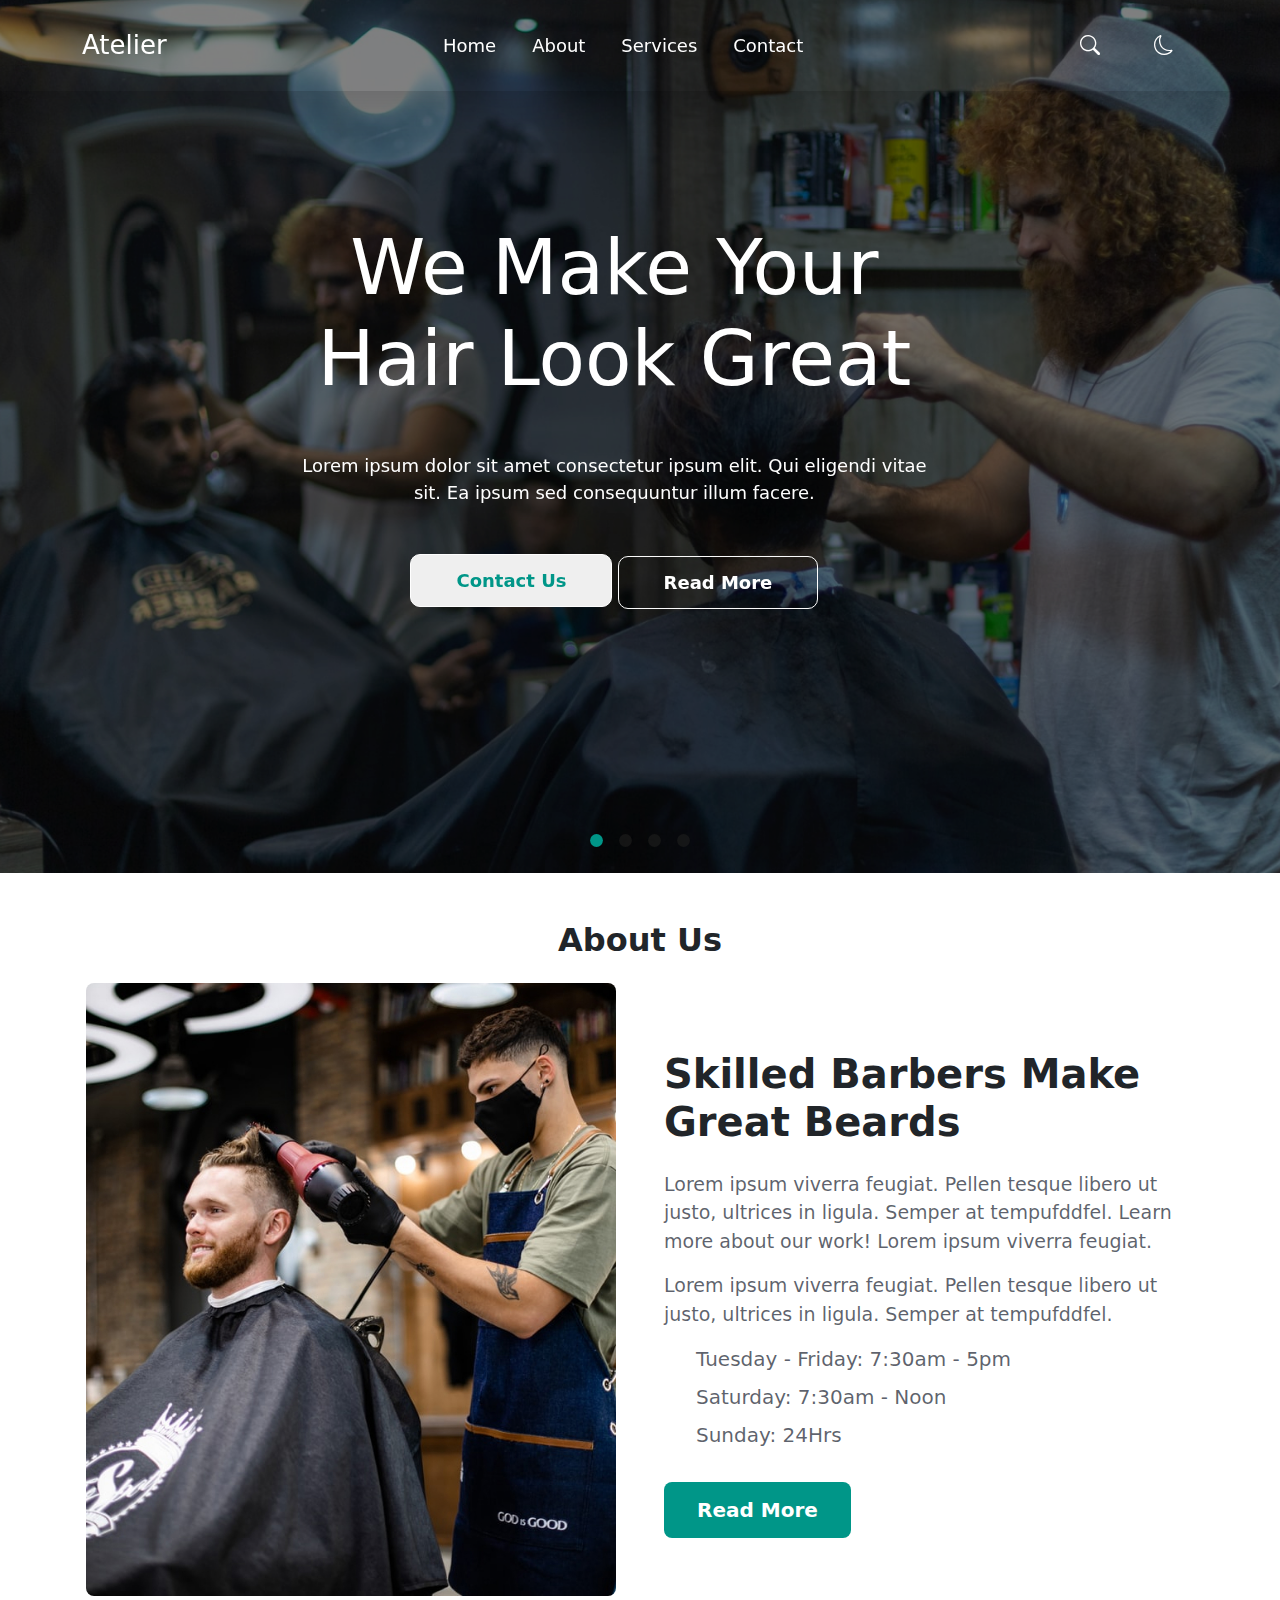
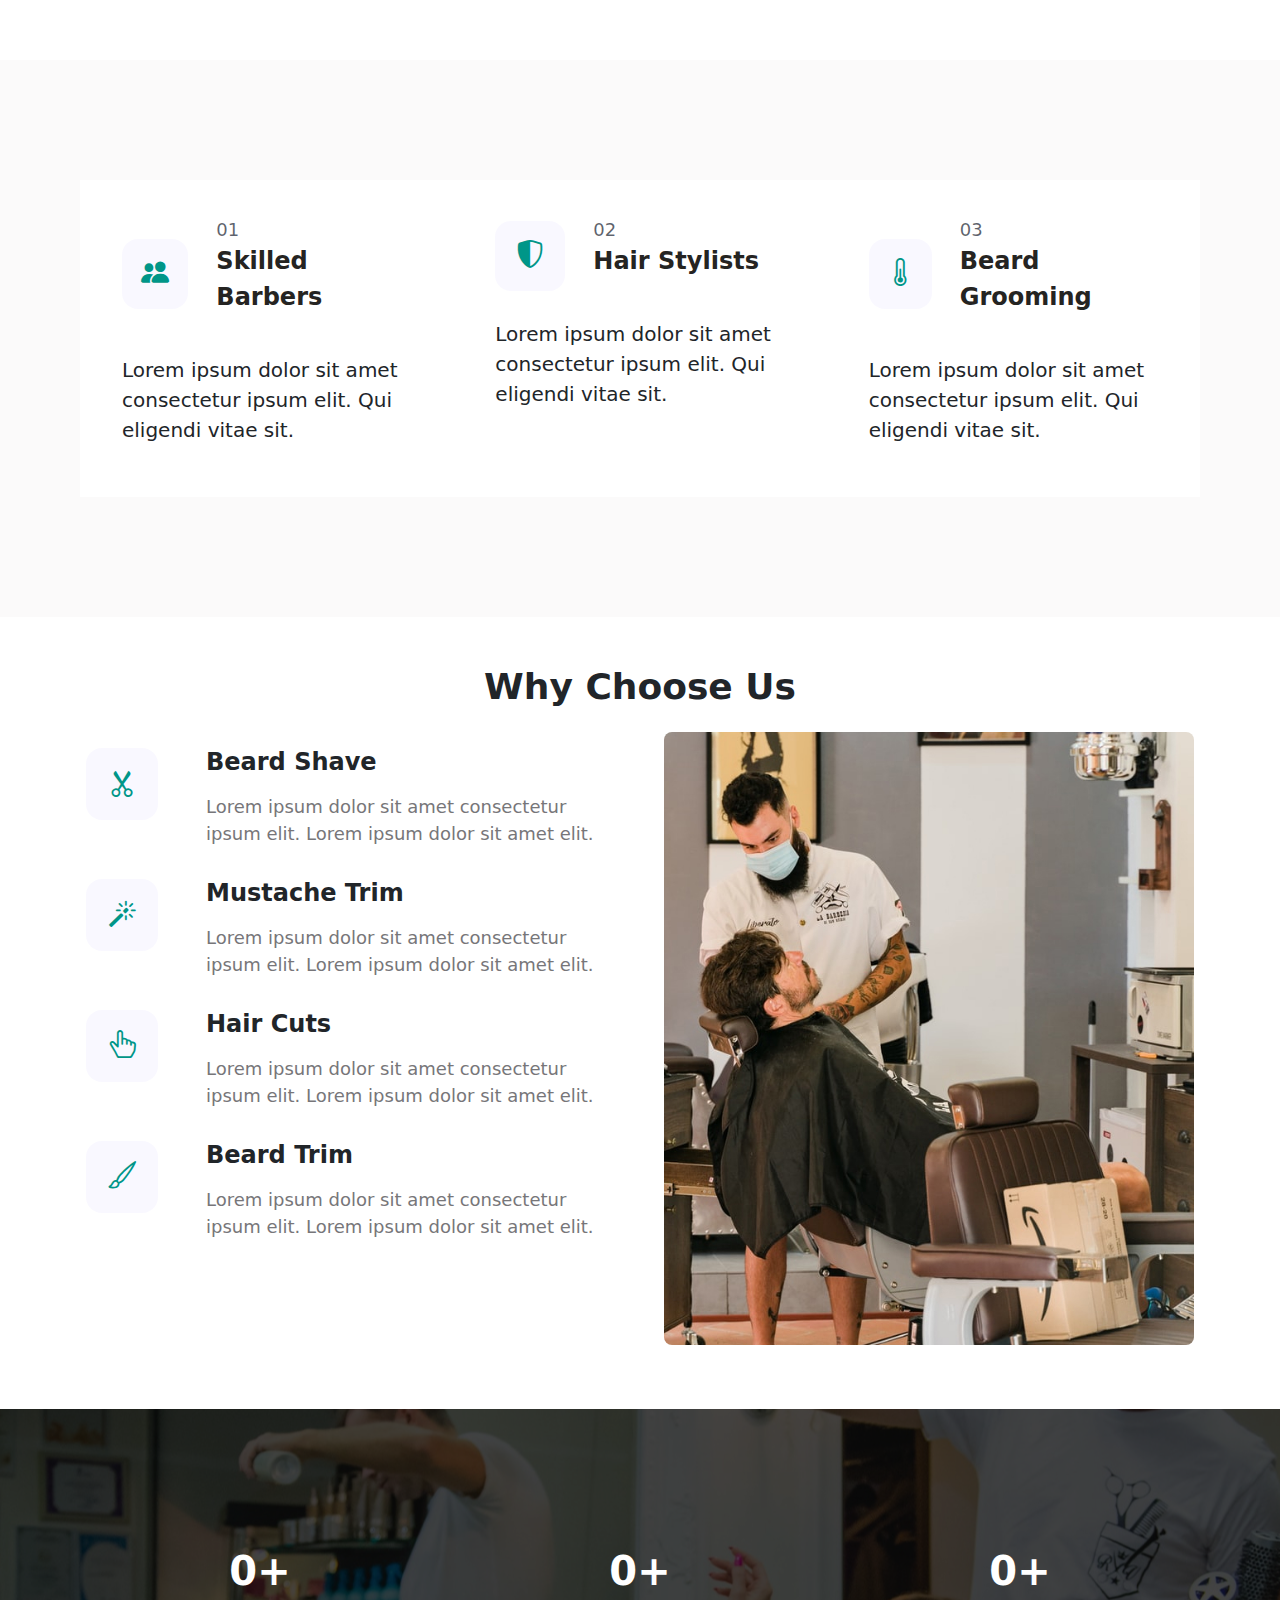
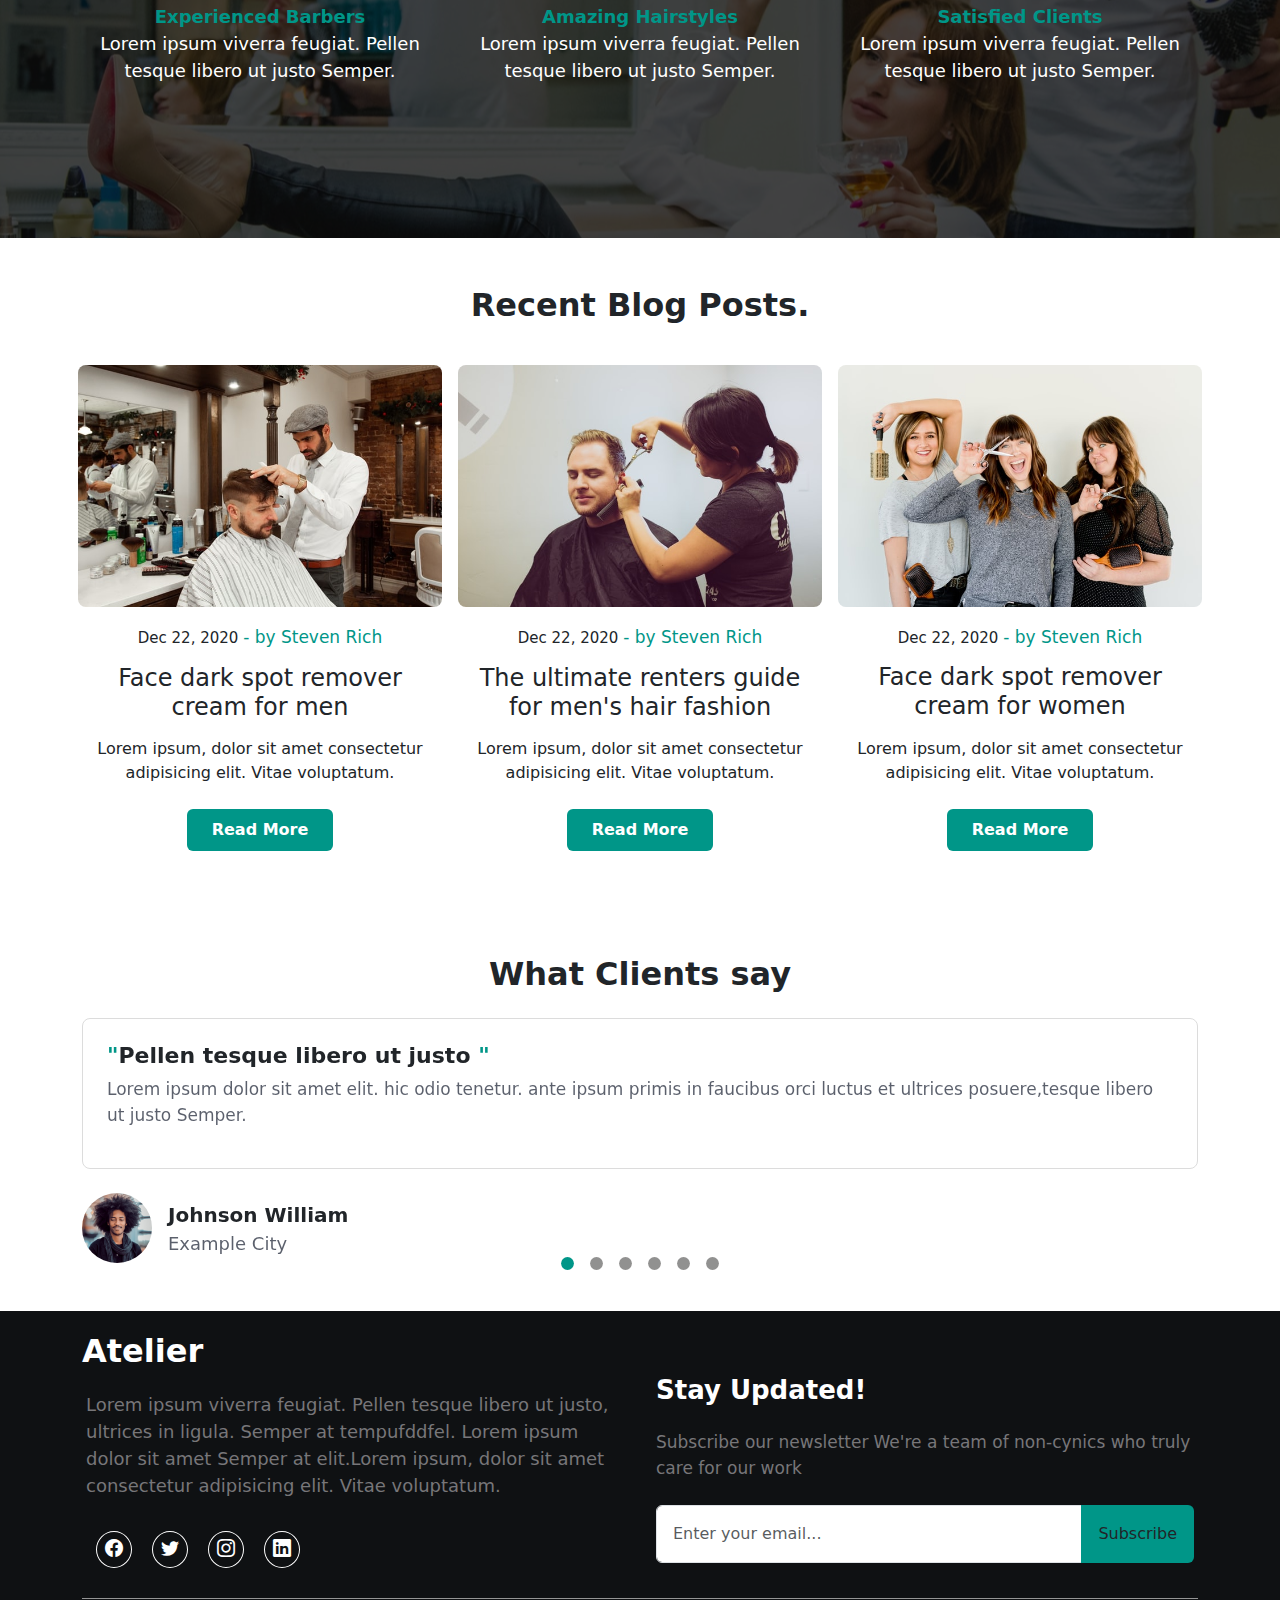
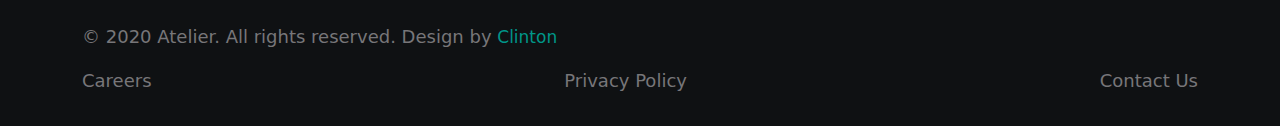
<file: index.html>
<!DOCTYPE html>
<html lang="en">
<head>
    <meta charset="UTF-8">
    <meta name="viewport" content="width=device-width, initial-scale=1.0">
    <title>Document</title>
    <link rel="stylesheet" href="style.css">
    <link href="https://cdn.jsdelivr.net/npm/bootstrap@5.3.3/dist/css/bootstrap.min.css" rel="stylesheet">
    <link rel="stylesheet" href="https://cdn.jsdelivr.net/npm/bootstrap-icons@1.11.3/font/bootstrap-icons.min.css">
</head>
<body onscroll="scrollNav()">
  <!-- -----HEADER / 1st Section----- -->
  <section id="header">
    <nav class="navbar navbar-expand-lg fixed-top shadow-lg">
      <div class="container">
        <a class="navbar-brand me-auto white" href="#">Atelier</a>
        
          <div class="nav-icons white me-4 d-lg-none">
            <i class="bi bi-search me-4"></i>
            <i class="bi bi-moon"></i>
          </div>
          <button class="navbar-toggler p-0 me-3" onclick="iconToggler()" type="button" data-bs-toggle="collapse" data-bs-target="#navbarNavAltMarkup" aria-controls="navbarNavAltMarkup" aria-expanded="false" aria-label="Toggle navigation">
            <span class="navbar-menu-icon"><i class="bi bi-list"></i></span>
          </button>
          <div class="collapse navbar-collapse justify-content-center" id="navbarNavAltMarkup">
            <div class="navbar-nav">
              <a class="nav-link text-sm-dark" aria-current="page" href="./index.html">Home</a>
              <a class="nav-link text-sm-dark" href="./about.html">About</a>
              <a class="nav-link text-sm-dark" href="./services.html">Services</a>
              <a class="nav-link text-sm-dark" href="./contact.html">Contact</a>
            </div>
          </div>

          <div id="nav-icon" class="nav-icons white me-4 d-none d-lg-block">
            <i class="bi bi-search me-5"></i>
            <i class="bi bi-moon"></i>
          </div>
      </div>
    </nav>

    <div id="carouselExampleInterval" class="carousel slide" data-bs-ride="carousel">
      <div class="carousel-indicators">
        <button type="button" data-bs-target="#carouselExampleInterval" data-bs-slide-to="0" class="active" aria-current="true" aria-label="Slide 1"></button>
        <button type="button" data-bs-target="#carouselExampleInterval" data-bs-slide-to="1" aria-label="Slide 2"></button>
        <button type="button" data-bs-target="#carouselExampleInterval" data-bs-slide-to="2" aria-label="Slide 3"></button>
        <button type="button" data-bs-target="#carouselExampleInterval" data-bs-slide-to="3" aria-label="Slide 4"></button>
      </div>
      <div class="carousel-inner">
        <div class="carousel-item active" data-bs-interval="10000">
          <img src="./img/carousel img4.jpg" class="d-block w-100" alt="...">
          <div class="carousel-caption">
            <h5>We Make Your Hair Look Great</h5>
            <p>Lorem ipsum dolor sit amet consectetur ipsum elit. Qui eligendi vitae sit. Ea ipsum sed consequuntur illum facere.
            </p>
            <div class="btn-wrapper">
              <button class="btn-dif">Contact Us</button>
              <button class="btn">Read More</button>
            </div>
          </div>
        </div>
        <div class="carousel-item" data-bs-interval="10000">
          <img src="./img/carousel img1.jpg" class="d-block w-100" alt="...">
          <div class="carousel-caption">
            <h5>We Make Your Hair Look Great</h5>
            <p>Lorem ipsum dolor sit amet consectetur ipsum elit. Qui eligendi vitae sit. Ea ipsum sed consequuntur illum facere.
            </p>
            <div class="btn-wrapper">
              <button class="btn-dif">Contact Us</button>
              <button class="btn">Read More</button>
            </div>
          </div>
        </div>
        <div class="carousel-item" data-bs-interval="10000">
          <img src="./img/carousel img2.jpg" class="d-block w-100" alt="...">
          <div class="carousel-caption">
            <h5>We Make Your Hair Look Great</h5>
            <p>Lorem ipsum dolor sit amet consectetur ipsum elit. Qui eligendi vitae sit. Ea ipsum sed consequuntur illum facere.
            </p>
            <div class="btn-wrapper">
              <button class="btn-dif">Contact Us</button>
              <button class="btn">Read More</button>
            </div>
          </div>
        </div>
        <div class="carousel-item" data-bs-interval="10000">
          <img src="./img/carousel img3.jpg" class="d-block w-100" alt="...">
          <div class="carousel-caption">
            <h5>We Make Your Hair Look Great</h5>
            <p>Lorem ipsum dolor sit amet consectetur ipsum elit. Qui eligendi vitae sit. Ea ipsum sed consequuntur illum facere.
            </p>
            <div class="btn-wrapper">
              <button class="btn-dif">Contact Us</button>
              <button class="btn">Read More</button>
            </div>
          </div>
        </div>
      </div>
      
    </div>
  </section>
    
    <!-- -----ABOUT US / 2nd Section----- -->
  <section id="about-us" class="my-5">
    <h2 class="text-center fw-bold">About Us</h2>
    <div class="container p-3">
      <div class="row gx-5 align-items-center">
        <div class="col-12 col-lg-6">
          <img src="./img/ab2.jpg" class="rounded-3" alt="">
        </div>
        <div class="col-12 col-lg-6">
          <h3 class="fw-bold my-4">Skilled Barbers Make Great Beards</h3>
          <p>Lorem ipsum viverra feugiat. Pellen tesque libero ut justo, ultrices in ligula. Semper at tempufddfel. Learn more about our work! Lorem ipsum viverra feugiat.</p>
          <p>Lorem ipsum viverra feugiat. Pellen tesque libero ut justo, ultrices in ligula. Semper at tempufddfel.</p>
          <ul>
            <li>Tuesday - Friday: 7:30am - 5pm</li>
            <li>Saturday: 7:30am - Noon</li>
            <li>Sunday: 24Hrs</li>
          </ul>
          <button class="btn btn-lg">Read More</button>
        </div>
      </div>
    </div>
  </section>
  <!-- -----END of ABOUT US / 2nd Section----- -->

  <!-- -----SERVICES / 3rd Section -->
  <section id="services" class="my-5 px-4 py-5">
    <div class="container">
      <div class="row g-4">
        <div class="col-12 col-md-6 col-lg-4">
          <div class="col-wrapper">
            <div class="info-title d-flex align-items-center">
              <div class="icon rounded-4 d-flex justify-content-center align-items-center">
                <i class="bi bi-people-fill"></i>
              </div>
              <div class="name">
                <span class="mb-5">01</span>
                <p>Skilled Barbers</p>
              </div>
            </div>
            <div class="info-body mt-4">
              <p>Lorem ipsum dolor sit amet consectetur ipsum elit. Qui eligendi vitae sit.</p>
            </div>
          </div>
        </div>

        <div class="col-12 col-md-6 col-lg-4">
          <div class="col-wrapper">
            <div class="info-title d-flex align-items-center">
              <div class="icon rounded-4 d-flex justify-content-center align-items-center">
                <i class="bi bi-shield-shaded"></i>
              </div>
              <div class="name">
                <span class="mb-5">02</span>
                <p>Hair Stylists</p>
              </div>
            </div>
            <div class="info-body mt-4">
              <p>Lorem ipsum dolor sit amet consectetur ipsum elit. Qui eligendi vitae sit.</p>
            </div>
          </div>
        </div>

        <div class="col-12 col-md-6 col-lg-4">
          <div class="col-wrapper">
            <div class="info-title d-flex align-items-center">
              <div class="icon rounded-4 d-flex justify-content-center align-items-center">
                <i class="bi bi-thermometer-half"></i>
              </div>
              <div class="name">
                <span class="mb-5">03</span>
                <p>Beard Grooming</p>
              </div>
            </div>
            <div class="info-body mt-4">
              <p>Lorem ipsum dolor sit amet consectetur ipsum elit. Qui eligendi vitae sit.</p>
            </div>
          </div>
        </div>
      </div>
    </div>
  </section>
  <!-- -----END of SERVICES / 3rd Section -->


  <!-- -----WHY CHOOSE US / 4th Section -->
  <section id="why-us">
    <h2 class="text-center fw-bold">Why Choose Us</h2>
    <div class="container p-3">
      <div class="row g-5">
        <div class="col-12 col-lg-6">
          <div class="features d-flex mt-3">
            <div class="features-icon d-flex justify-content-center align-items-center rounded-4">
              <i class="bi bi-scissors"></i>
            </div>
            <div class="features-text ms-5">
              <h3>Beard Shave</h3>
              <p class="mt-3">Lorem ipsum dolor sit amet consectetur ipsum elit. Lorem ipsum dolor sit amet elit.</p>
            </div>
          </div>

          <div class="features d-flex mt-3">
            <div class="features-icon d-flex justify-content-center align-items-center rounded-4">
              <i class="bi bi-magic"></i>
            </div>
            <div class="features-text ms-5">
              <h3>Mustache Trim</h3>
              <p class="mt-3">Lorem ipsum dolor sit amet consectetur ipsum elit. Lorem ipsum dolor sit amet elit.</p>
            </div>
          </div>

          <div class="features d-flex mt-3">
            <div class="features-icon d-flex justify-content-center align-items-center rounded-4">
              <i class="bi bi-hand-index-thumb"></i>
            </div>
            <div class="features-text ms-5">
              <h3>Hair Cuts</h3>
              <p class="mt-3">Lorem ipsum dolor sit amet consectetur ipsum elit. Lorem ipsum dolor sit amet elit.</p>
            </div>
          </div>

          <div class="features d-flex mt-3">
            <div class="features-icon d-flex justify-content-center align-items-center rounded-4">
              <i class="bi bi-brush"></i>
            </div>
            <div class="features-text ms-5">
              <h3>Beard Trim</h3>
              <p class="mt-3">Lorem ipsum dolor sit amet consectetur ipsum elit. Lorem ipsum dolor sit amet elit.</p>
            </div>
          </div>
        </div>

        <div class="col-12 col-lg-6">
          <img src="./img/ab1.jpg" class="rounded-3" alt="">
        </div>
      </div>
    </div>
  </section>
  <!-- -----END of WHY CHOOSE US / 4th Section -->
 

  <!-- -----RESULTS / 5th Section----- -->
  <section id="results" class="my-5">
    <div class="container py-5">
      <div class="row text-center">
        <div class="col-12 col-md-6 col-lg-4">
          <div class="counter">
            <h3><span data-count="1500">0</span>+</h3>
            <span class="green">Experienced Barbers</span>
            <p>Lorem ipsum viverra feugiat. Pellen tesque libero ut justo Semper.</p>
          </div>
        </div>

        <div class="col-12 col-md-6 col-lg-4">
          <div class="counter">
            <h3><span data-count="1160">0</span>+</h3>
            <span class="green">Amazing Hairstyles</span>
            <p>Lorem ipsum viverra feugiat. Pellen tesque libero ut justo Semper.</p>
          </div>
        </div>

        <div class="col-12 col-md-6 col-lg-4">
          <div class="counter">
            <h3><span data-count="1145">0</span>+</h3>
            <span class="green">Satisfied Clients</span>
            <p>Lorem ipsum viverra feugiat. Pellen tesque libero ut justo Semper.</p>
          </div>
        </div>
      </div>
    </div>
  </section>
  <!-- -----END of RESULTS / 5th Section----- -->


    <!-- -----BLOG POSTS / 6th Section----- -->
  
    <section id="blog-posts" class="my-5">
      <h2 class="text-center fw-bold">Recent Blog Posts.</h2>
      <div class="container py-4">
        <div class="row">
          <div class="card text-center p-0 col-md-4">
            <img src="./img/b1.jpg" class="card-img-top rounded-4  p-2" alt="...">
            <div class="card-body">
              <h6 class="card-subtitle mb-3">Dec 22, 2020 <span>- by Steven Rich</span></h6>
              <h5 class="card-title my-3">Face dark spot remover cream for men</h5>
              <p class="card-text my-2">Lorem ipsum, dolor sit amet consectetur adipisicing elit. Vitae voluptatum.</p>
              <a href="#" class="btn my-3 px-4 py-2">Read More</a>
            </div>
          </div>

          <div class="card text-center p-0 col-md-4">
            <img src="./img/b3.jpg" class="card-img-top rounded-4  p-2" alt="...">
            <div class="card-body">
              <h6 class="card-subtitle mb-3">Dec 22, 2020 <span>- by Steven Rich</span></h6>
              <h5 class="card-title my-3">The ultimate renters guide for men's hair fashion</h5>
              <p class="card-text my-2">Lorem ipsum, dolor sit amet consectetur adipisicing elit. Vitae voluptatum.</p>
              <a href="#" class="btn my-3 px-4 py-2">Read More</a>
            </div>
          </div>

          <div class="card text-center p-0 col-md-4">
            <img src="./img/b6.jpg" class="card-img-top rounded-4  p-2" alt="...">
            <div class="card-body">
              <h6 class="card-subtitle mb-3">Dec 22, 2020 <span>- by Steven Rich</span></h6>
              <h5 class="card-title my-3">Face dark spot remover cream for women</h5>
              <p class="card-text my-2">Lorem ipsum, dolor sit amet consectetur adipisicing elit. Vitae voluptatum.</p>
              <a href="#" class="btn my-3 px-4 py-2">Read More</a>
            </div>
          </div>
        </div>
      </div>
    </section>
    <!-- -----END of BLOG POSTS / 6th Section----- -->


    <!-- -----REVIEWS / 7th Section----- -->
     <section id="clients" class="my-5">
      <h2 class="text-center fw-bold">What Clients say</h2>
      <div class="container mt-4">
        <div class="row">
          <div id="carouselExampleIndicators" class="carousel slide">
            <div class="carousel-indicators">
              <button type="button" data-bs-target="#carouselExampleIndicators" data-bs-slide-to="0" class="active" aria-current="true" aria-label="Slide 1"></button>
              <button type="button" data-bs-target="#carouselExampleIndicators" data-bs-slide-to="1" aria-label="Slide 2"></button>
              <button type="button" data-bs-target="#carouselExampleIndicators" data-bs-slide-to="2" aria-label="Slide 3"></button>
              <button type="button" data-bs-target="#carouselExampleIndicators" data-bs-slide-to="3" aria-label="Slide 4"></button>
              <button type="button" data-bs-target="#carouselExampleIndicators" data-bs-slide-to="4" aria-label="Slide 5"></button>
              <button type="button" data-bs-target="#carouselExampleIndicators" data-bs-slide-to="5" aria-label="Slide 6"></button>
            </div>
            <div class="carousel-inner">
              <div class="carousel-item active">
                <div class="caption p-4">
                  <h5><span>"</span>Pellen tesque libero ut justo <span>"</span></h5>
                  <p>Lorem ipsum dolor sit amet elit. hic odio tenetur. ante ipsum primis in faucibus orci luctus et ultrices posuere,tesque libero ut justo Semper.</p>
                </div>
                <div class="profile d-flex align-items-center mt-4">
                  <div class="profile-pic me-3">
                    <img src="./img/team1.jpg" alt="">
                  </div>
                  <div class="profile-details d-flex flex-column">
                    <span class="name">Johnson William</span>
                    <span class="city">Example City</span>
                  </div>
                </div>
              </div>

              <div class="carousel-item">
                <div class="caption p-4">
                  <h5><span>"</span>Lorem ipsum dolor sit amet <span>"</span></h5>
                  <p>Lorem ipsum dolor sit amet elit. hic odio tenetur. ante ipsum primis in faucibus orci luctus et ultrices posuere,tesque libero ut justo Semper.</p>
                </div>
                <div class="profile d-flex align-items-center mt-4">
                  <div class="profile-pic me-3">
                    <img src="./img/team2.jpg" alt="">
                  </div>
                  <div class="profile-details d-flex flex-column">
                    <span class="name">Alexander Sakura</span>
                    <span class="city">Example City</span>
                  </div>
                </div>
              </div>

              <div class="carousel-item">
                <div class="caption p-4">
                  <h5><span>"</span>Pellen tesque libero ut justo <span>"</span></h5>
                  <p>Lorem ipsum dolor sit amet elit. hic odio tenetur. ante ipsum primis in faucibus orci luctus et ultrices posuere,tesque libero ut justo Semper.</p>
                </div>
                <div class="profile d-flex align-items-center mt-4">
                  <div class="profile-pic me-3">
                    <img src="./img/team3.jpg" alt="">
                  </div>
                  <div class="profile-details d-flex flex-column">
                    <span class="name">John Wilson</span>
                    <span class="city">Example City</span>
                  </div>
                </div>
              </div>

              <div class="carousel-item">
                <div class="caption p-4">
                  <h5><span>"</span>Lorem ipsum dolor sit amet <span>"</span></h5>
                  <p>Lorem ipsum dolor sit amet elit. hic odio tenetur. ante ipsum primis in faucibus orci luctus et ultrices posuere,tesque libero ut justo Semper.</p>
                </div>
                <div class="profile d-flex align-items-center mt-4">
                  <div class="profile-pic me-3">
                    <img src="./img/team4.jpg" alt="">
                  </div>
                  <div class="profile-details d-flex flex-column">
                    <span class="name">Julia Sakura</span>
                    <span class="city">Example City</span>
                  </div>
                </div>
              </div>

              <div class="carousel-item">
                <div class="caption p-4">
                  <h5><span>"</span>Lorem ipsum dolor sit amet <span>"</span></h5>
                  <p>Lorem ipsum dolor sit amet elit. hic odio tenetur. ante ipsum primis in faucibus orci luctus et ultrices posuere,tesque libero ut justo Semper.</p>
                </div>
                <div class="profile d-flex align-items-center mt-4">
                  <div class="profile-pic me-3">
                    <img src="./img/team5.jpg" alt="">
                  </div>
                  <div class="profile-details d-flex flex-column">
                    <span class="name">Alexander Sakura</span>
                    <span class="city">Example City</span>
                  </div>
                </div>
              </div>

              <div class="carousel-item">
                <div class="caption p-4">
                  <h5><span>"</span>Lorem ipsum dolor sit amet <span>"</span></h5>
                  <p>Lorem ipsum dolor sit amet elit. hic odio tenetur. ante ipsum primis in faucibus orci luctus et ultrices posuere,tesque libero ut justo Semper.</p>
                </div>
                <div class="profile d-flex align-items-center mt-4">
                  <div class="profile-pic me-3">
                    <img src="./img/team3.jpg" alt="">
                  </div>
                  <div class="profile-details d-flex flex-column">
                    <span class="name">John Wilson</span>
                    <span class="city">Example City</span>
                  </div>
                </div>
              </div>
            </div>
          </div>
        </div>
      </div>
     </section>

  <!-- -----FOOTER----- -->
  <section id="footer" class="mt-5 py-3 px-5">
    <div class="container">
      <div class="row">
        <a class="navbar-brand" href="#">Atelier</a>
        <div class="col-12 col-md-6 px-3">
          <p class="my-3">Lorem ipsum viverra feugiat. Pellen tesque libero ut justo, ultrices in ligula. Semper at tempufddfel. Lorem ipsum dolor sit amet Semper at elit.Lorem ipsum, dolor sit amet consectetur adipisicing elit. Vitae voluptatum.</p>
          <ul class="socials d-flex p-0">
            <li><a href=""><i class="bi bi-facebook"></i></a></li>
            <li><a href=""><i class="bi bi-twitter"></i></a></li>
            <li><a href=""><i class="bi bi-instagram"></i></a></li>
            <li><a href=""><i class="bi bi-linkedin"></i></a></li>
          </ul>
        </div>

        <div class="col-12 col-md-6 px-3">
          <h2 class="">Stay Updated!</h2>
          <div class="span my-4">
            <span>Subscribe our newsletter</span>
            <span>We're a team of non-cynics who truly care for our work</span>
          </div>
          <div class="input-group mb-4">
            <input type="text" placeholder="Enter your email..." class="form-control">
            <button class="btn">Subscribe</button>
          </div>
        </div>
      </div>

      <div class="rights">
        <p class="mt-4">© 2020 Atelier. All rights reserved. Design by <span>Clinton</span></p>
        <ul class="links">
          <li><a href="">Careers</a></li>
          <li><a href="">Privacy Policy</a></li>
          <li><a href="">Contact Us</a></li>
        </ul>
      </div>
    </div>
  </section>

<script>
        function myFunction(){
            var element = document.body;
            element.dataset.bsTheme = 
              element.dataset.bsTheme == "light" ? "dark" : "light";
        }
</script>
    
<script src="https://cdn.jsdelivr.net/npm/bootstrap@5.3.3/dist/js/bootstrap.bundle.min.js"></script>
 
  <script src="app.js"></script>
  
</body>
</html>
</file>
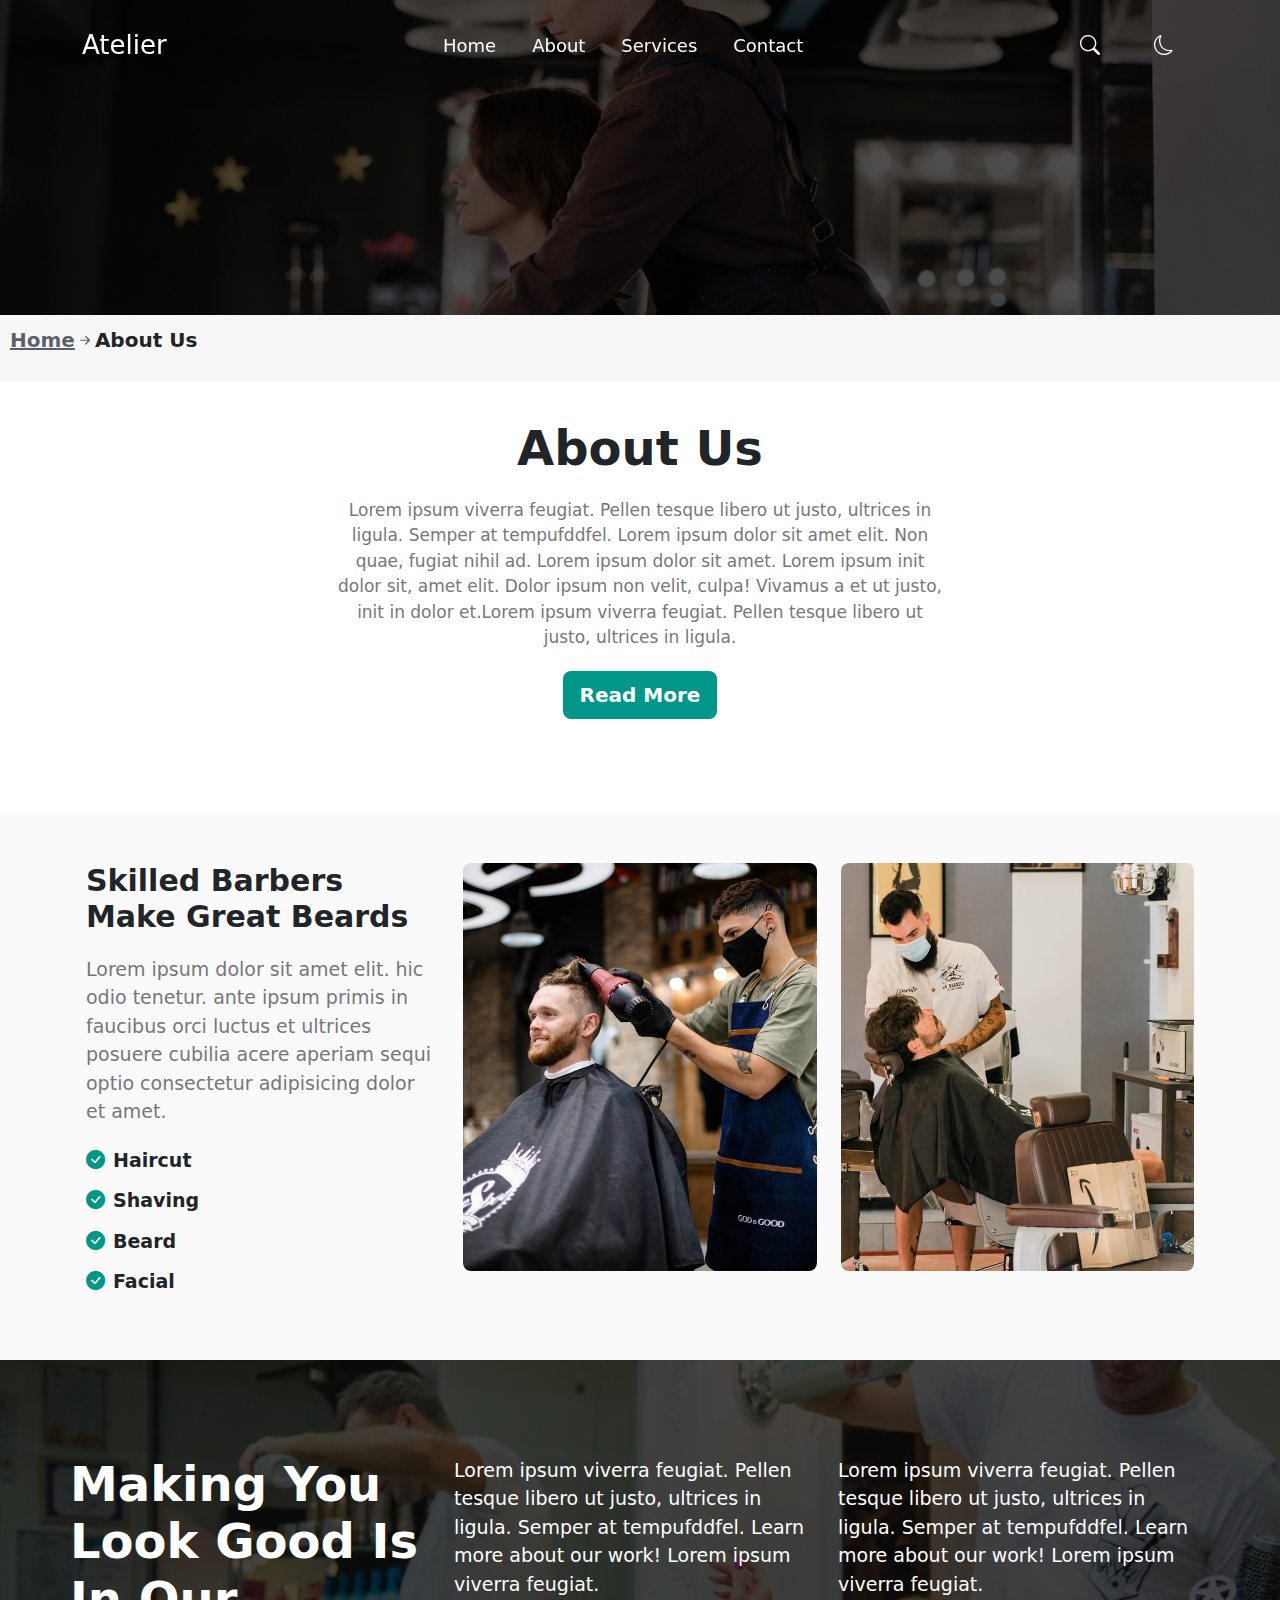
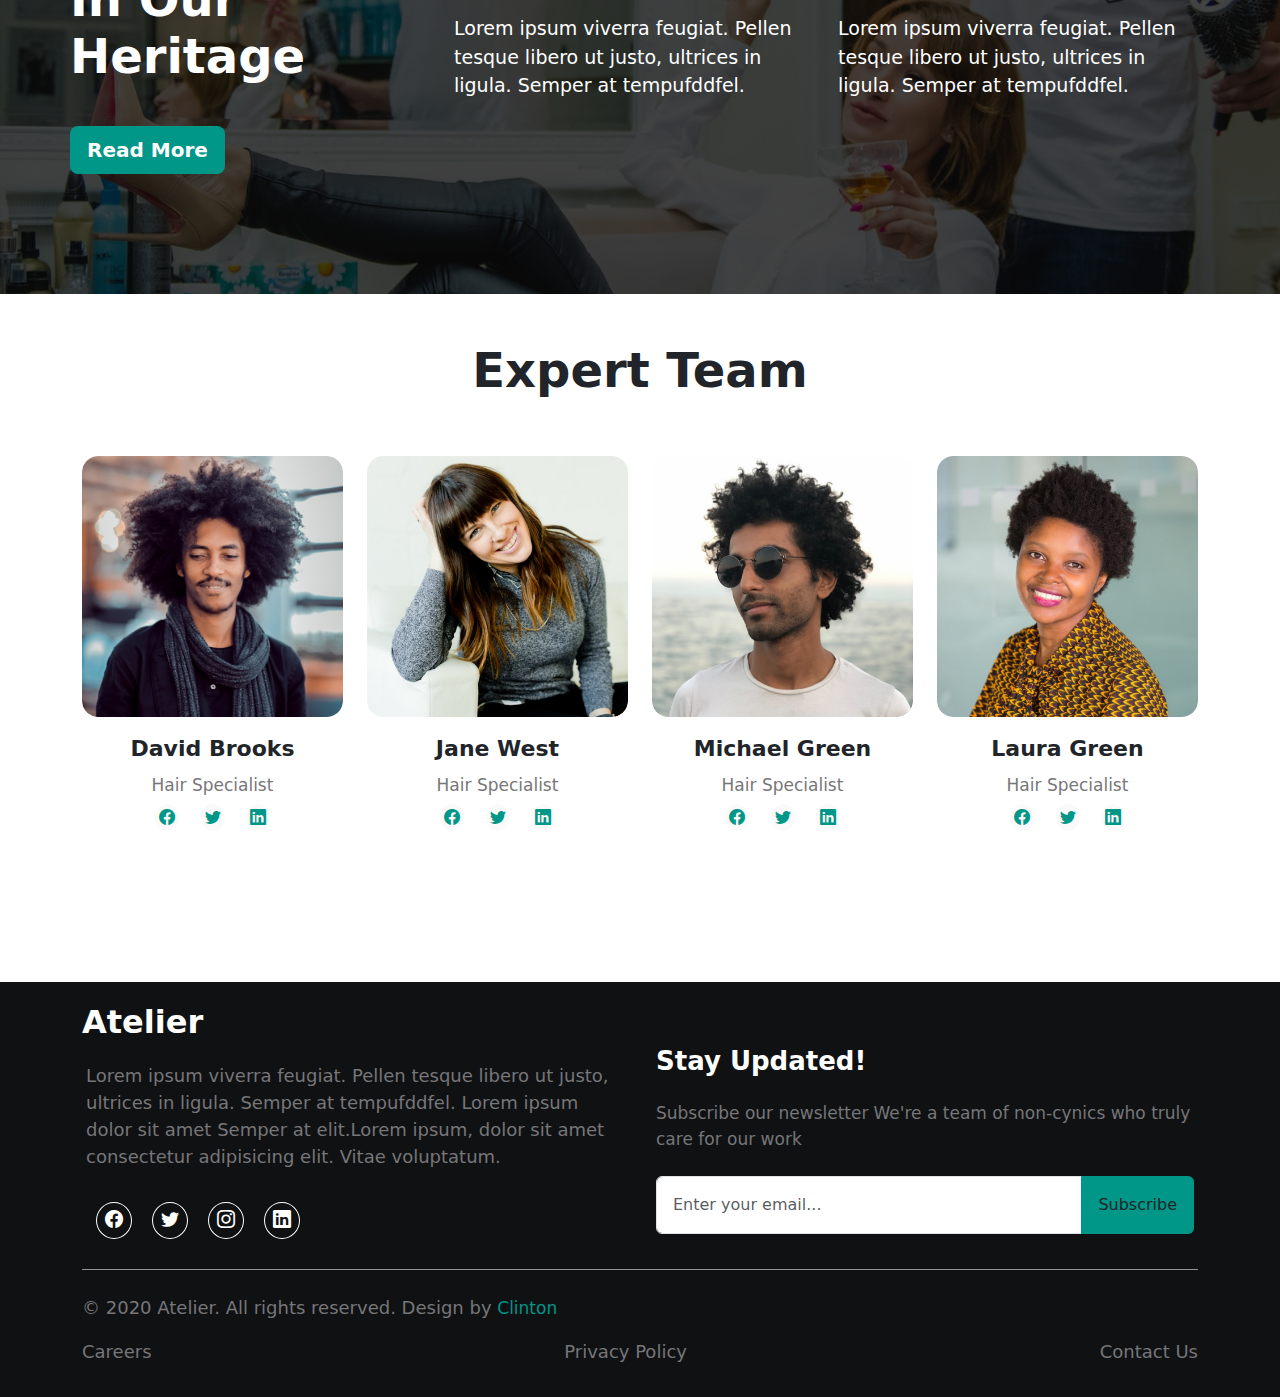
<file: about.html>
<!DOCTYPE html>
<html lang="en">
<head>
    <meta charset="UTF-8">
    <meta name="viewport" content="width=device-width, initial-scale=1.0">
    <title>Document</title>
    <link rel="stylesheet" href="style.css">
    <link href="https://cdn.jsdelivr.net/npm/bootstrap@5.3.3/dist/css/bootstrap.min.css" rel="stylesheet">
    <link rel="stylesheet" href="https://cdn.jsdelivr.net/npm/bootstrap-icons@1.11.3/font/bootstrap-icons.min.css">
</head>
<body onscroll="scrollNav()">
  <!-- -----HEADER / 1st Section----- -->
  <section id="header">
    <nav class="navbar navbar-expand-lg fixed-top">
      <div class="container">
        <a class="navbar-brand me-auto white" href="#">Atelier</a>
        
          <div class="nav-icons white me-4 d-lg-none">
            <i class="bi bi-search me-4"></i>
            <i class="bi bi-moon"></i>
          </div>
          <button class="navbar-toggler p-0 me-3" onclick="iconToggler()" type="button" data-bs-toggle="collapse" data-bs-target="#navbarNavAltMarkup" aria-controls="navbarNavAltMarkup" aria-expanded="false" aria-label="Toggle navigation">
            <span class="navbar-menu-icon"><i class="bi bi-list"></i></span>
          </button>
          <div class="collapse navbar-collapse justify-content-center" id="navbarNavAltMarkup">
            <div class="navbar-nav">
              <a class="nav-link text-sm-dark" aria-current="page" href="./index.html">Home</a>
              <a class="nav-link text-sm-dark" href="./about.html">About</a>
              <a class="nav-link text-sm-dark" href="./services.html">Services</a>
              <a class="nav-link text-sm-dark" href="./contact.html">Contact</a>
            </div>
          </div>

          <div id="nav-icon" class="nav-icons white me-4 d-none d-lg-block">
            <i class="bi bi-search me-5"></i>
            <i class="bi bi-moon"></i>
          </div>
      </div>
    </nav>

    <div class="header">
      <img src="./img/carousel img3.jpg" alt="">
      <div class="text">
        <p><a href="./index.html">Home</a><i class="bi bi-arrow-right-short"></i>About Us</p>
      </div>
    </div>
  </section>

  <section id="story">
    <div class="container text-center mb-5 pb-5">
      <h2>About Us</h2>
      <p>Lorem ipsum viverra feugiat. Pellen tesque libero ut justo,
        ultrices in ligula. Semper at tempufddfel. Lorem ipsum dolor sit amet elit. Non quae, fugiat nihil ad. Lorem ipsum dolor sit amet. Lorem ipsum init dolor sit, amet elit. Dolor ipsum non velit, culpa! Vivamus a et ut justo, init in dolor et.Lorem ipsum viverra feugiat. Pellen tesque libero ut justo, ultrices in ligula.</p>
        <button class="btn btn-lg">Read More</button>
    </div>
  </section>

  <div class="skilled-barbers">
    <div class="container py-5 px-3">
      <div class="row">
        <div class="col-12 col-lg-4">
          <h3>Skilled Barbers Make Great Beards</h3>
          <p>Lorem ipsum dolor sit amet elit. hic odio tenetur. ante ipsum primis in faucibus orci luctus et ultrices posuere cubilia acere aperiam sequi optio consectetur adipisicing dolor et amet. </p>
          <ul class="ps-0">
            <li><i class="bi bi-check-circle-fill"></i>Haircut</li>
            <li><i class="bi bi-check-circle-fill"></i>Shaving</li>
            <li><i class="bi bi-check-circle-fill"></i>Beard</li>
            <li><i class="bi bi-check-circle-fill"></i>Facial</li>
          </ul>
        </div>
        <div class="col-12 col-lg-4 my-5 my-lg-0">
          <img src="./img/ab2.jpg" alt="">
        </div>
        <div class="col-12 col-lg-4">
          <img src="./img/ab1.jpg" alt="">
        </div>
      </div>
    </div>
  </div>

  <div class="look-good py-lg-5">
    <div class="container py-5 ps-4 ps-md-0">
      <div class="row">
        <div class="col-12 col-lg-4">
          <h2 class="mb-3">Making You Look Good Is In Our Heritage</h2>
          <button class="btn btn-lg my-4">Read More</button>
        </div>

        <div class="col-12 col-lg-4 mt-4 mt-lg-0">
          <p>Lorem ipsum viverra feugiat. Pellen tesque libero ut justo,
            ultrices in ligula. Semper at tempufddfel. Learn more about our work! Lorem ipsum viverra feugiat.</p>
          <p>Lorem ipsum viverra feugiat. Pellen tesque libero ut justo,
            ultrices in ligula. Semper at tempufddfel.</p>
        </div>

        <div class="col-12 col-lg-4 mt-4 mt-lg-0">
          <p>Lorem ipsum viverra feugiat. Pellen tesque libero ut justo,
            ultrices in ligula. Semper at tempufddfel. Learn more about our work! Lorem ipsum viverra feugiat.</p>
          <p>Lorem ipsum viverra feugiat. Pellen tesque libero ut justo,
            ultrices in ligula. Semper at tempufddfel.</p>
        </div>
      </div>
    </div>
  </div>

  <div class="expert my-5">
    <h2 class="text-center">Expert Team</h2>
    <div class="container py-5">
      <div class="row">
        <div class="col-12 col-md-6 col-lg-3 mb-5">
          <div class="zoom-container rounded-4">
            <img src="./img/team1.jpg" class="rounded-4" alt="">
          </div>
          <div class="profile text-center">
            <p class="m-2">David Brooks</p>
            <span>Hair Specialist</span>
            <div class="socials m-2">
              <a href=""><i class="bi bi-facebook"></i></a>
              <a href=""><i class="bi bi-twitter"></i></a>
              <a href=""><i class="bi bi-linkedin"></i></a>
            </div>
          </div>
        </div>

        <div class="col-12 col-md-6 col-lg-3 mb-5">
          <div class="zoom-container rounded-4">
            <img src="./img/team2.jpg" class="rounded-4" alt="">
          </div>
          <div class="profile text-center">
            <p class="m-2">Jane West</p>
            <span>Hair Specialist</span>
            <div class="socials m-2">
              <a href=""><i class="bi bi-facebook"></i></a>
              <a href=""><i class="bi bi-twitter"></i></a>
              <a href=""><i class="bi bi-linkedin"></i></a>
            </div>
          </div>
        </div>

        <div class="col-12 col-md-6 col-lg-3 mb-5">
          <div class="zoom-container rounded-4">
            <img src="./img/team3.jpg" class="rounded-4" alt="">
          </div>
          <div class="profile text-center">
            <p class="m-2">Michael Green</p>
            <span>Hair Specialist</span>
            <div class="socials m-2">
              <a href=""><i class="bi bi-facebook"></i></a>
              <a href=""><i class="bi bi-twitter"></i></a>
              <a href=""><i class="bi bi-linkedin"></i></a>
            </div>
          </div>
        </div>

        <div class="col-12 col-md-6 col-lg-3">
          <div class="zoom-container rounded-4">
            <img src="./img/team4.jpg" class="rounded-4" alt="">
          </div>
          <div class="profile text-center">
            <p class="m-2">Laura Green</p>
            <span>Hair Specialist</span>
            <div class="socials m-2">
              <a href=""><i class="bi bi-facebook"></i></a>
              <a href=""><i class="bi bi-twitter"></i></a>
              <a href=""><i class="bi bi-linkedin"></i></a>
            </div>
          </div>
        </div>
      </div>
    </div>
  </div>

  <!-- -----FOOTER----- -->
  <section id="footer" class="mt-5 py-3 px-5">
    <div class="container">
      <div class="row">
        <a class="navbar-brand" href="#">Atelier</a>
        <div class="col-12 col-md-6 px-3">
          <p class="my-3">Lorem ipsum viverra feugiat. Pellen tesque libero ut justo, ultrices in ligula. Semper at tempufddfel. Lorem ipsum dolor sit amet Semper at elit.Lorem ipsum, dolor sit amet consectetur adipisicing elit. Vitae voluptatum.</p>
          <ul class="socials d-flex p-0">
            <li><a href=""><i class="bi bi-facebook"></i></a></li>
            <li><a href=""><i class="bi bi-twitter"></i></a></li>
            <li><a href=""><i class="bi bi-instagram"></i></a></li>
            <li><a href=""><i class="bi bi-linkedin"></i></a></li>
          </ul>
        </div>

        <div class="col-12 col-md-6 px-3">
          <h2 class="">Stay Updated!</h2>
          <div class="span my-4">
            <span>Subscribe our newsletter</span>
            <span>We're a team of non-cynics who truly care for our work</span>
          </div>
          <div class="input-group mb-4">
            <input type="text" placeholder="Enter your email..." class="form-control">
            <button class="btn">Subscribe</button>
          </div>
        </div>
      </div>

      <div class="rights">
        <p class="mt-4">© 2020 Atelier. All rights reserved. Design by <span>Clinton</span></p>
        <ul class="links">
          <li><a href="">Careers</a></li>
          <li><a href="">Privacy Policy</a></li>
          <li><a href="">Contact Us</a></li>
        </ul>
      </div>
    </div>
  </section>

<script>
        function myFunction(){
            var element = document.body;
            element.dataset.bsTheme = 
              element.dataset.bsTheme == "light" ? "dark" : "light";
        }
</script>
    
<script src="https://cdn.jsdelivr.net/npm/bootstrap@5.3.3/dist/js/bootstrap.bundle.min.js"></script>
 
  <script src="app.js"></script>
  
</body>
</html>
</file>
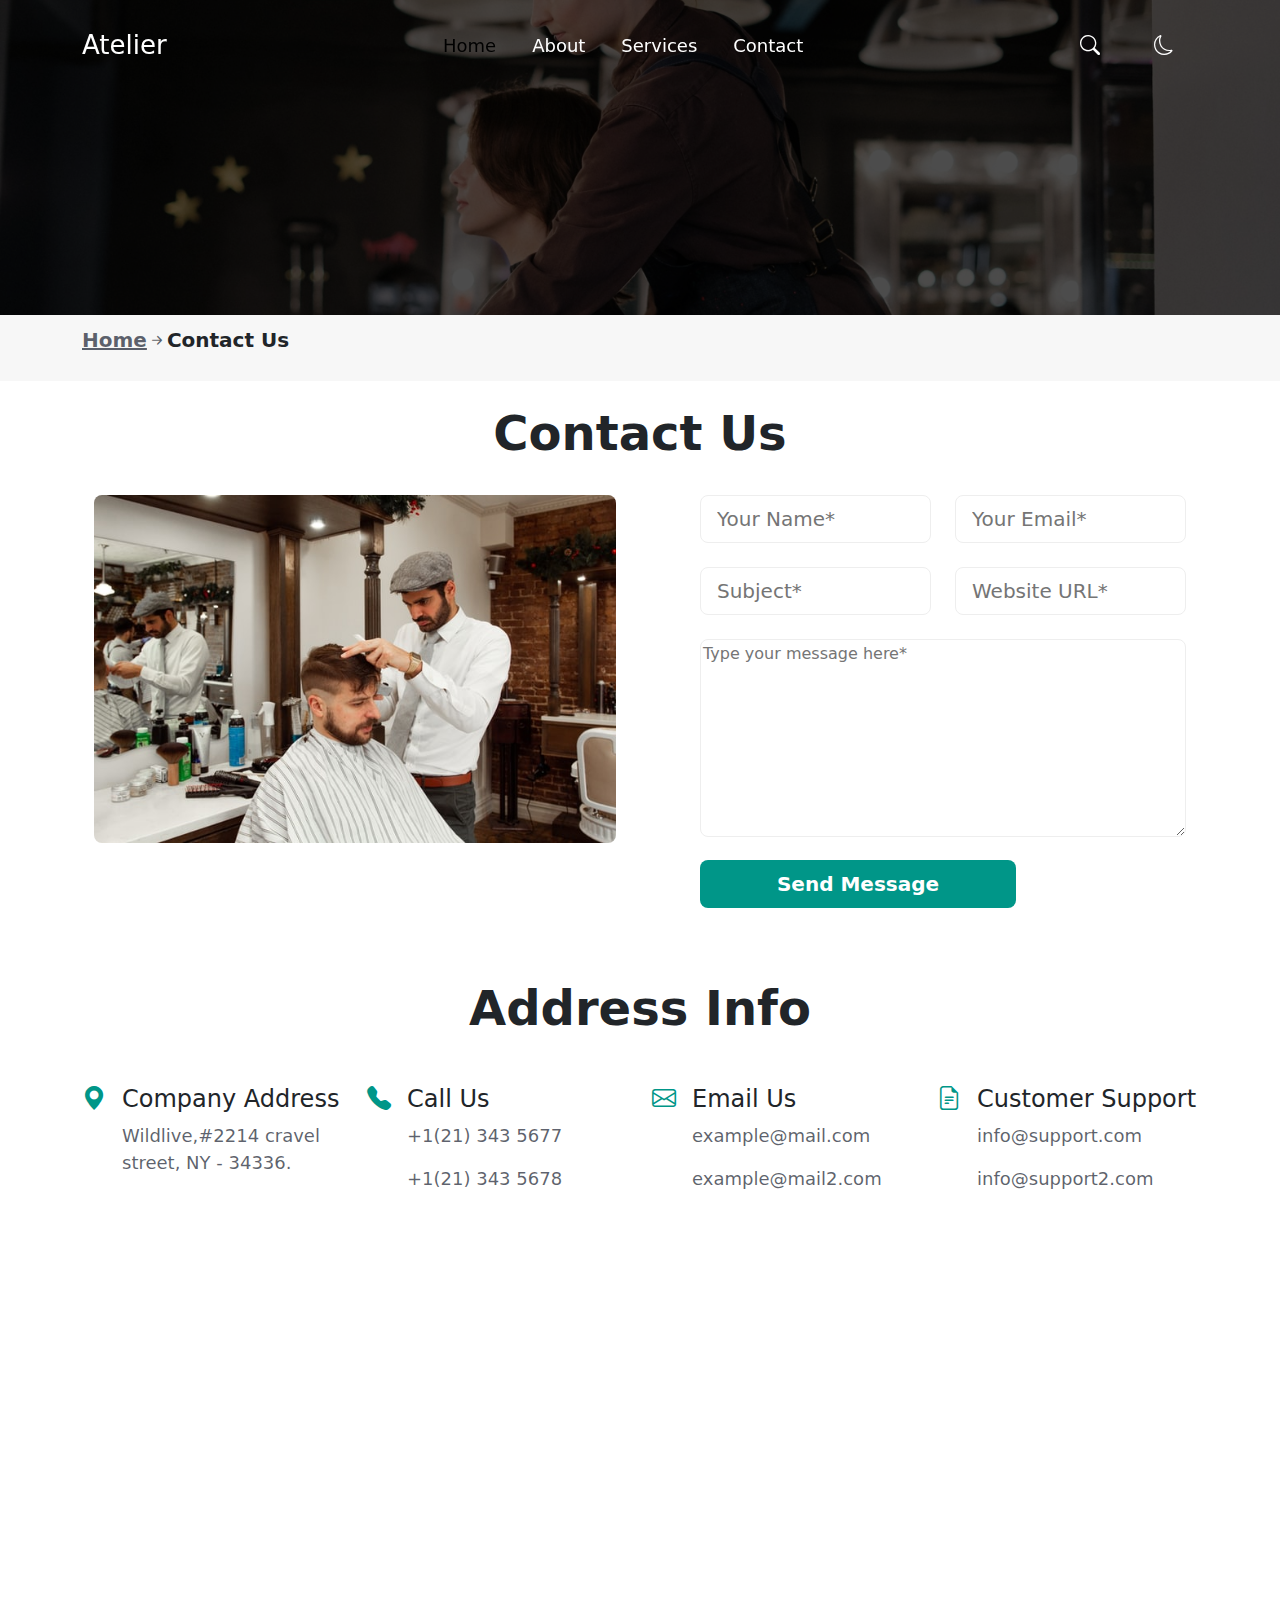
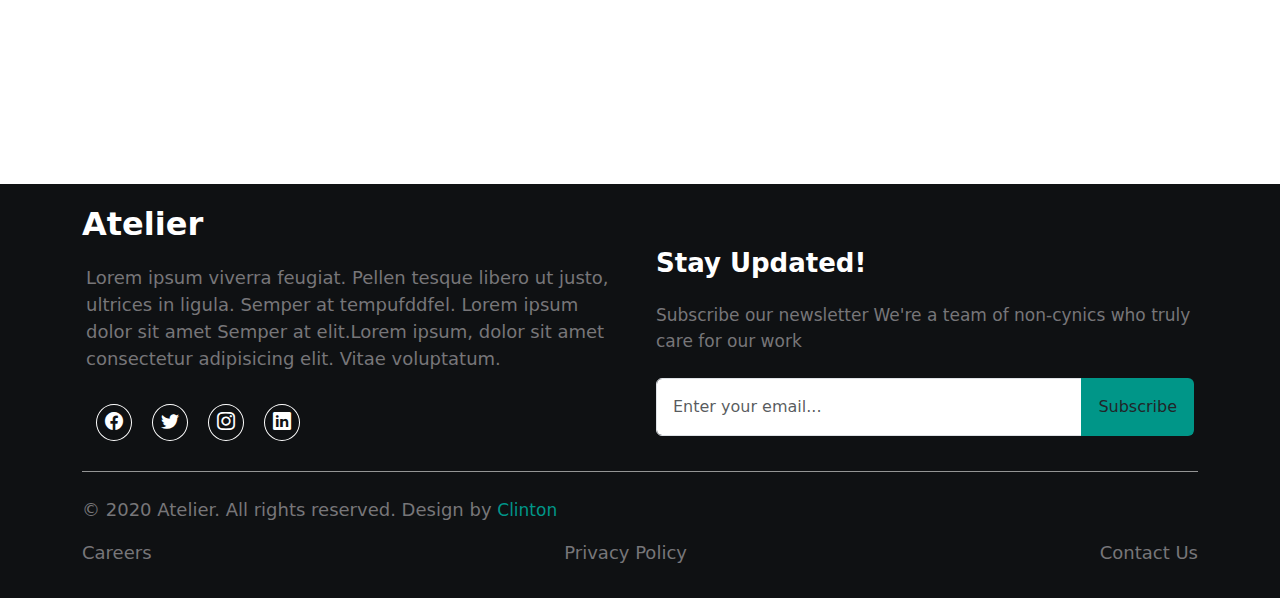
<file: contact.html>
<!DOCTYPE html>
<html lang="en">
<head>
    <meta charset="UTF-8">
    <meta name="viewport" content="width=device-width, initial-scale=1.0">
    <title>Document</title>
    <link rel="stylesheet" href="style.css">
    <link href="https://cdn.jsdelivr.net/npm/bootstrap@5.3.3/dist/css/bootstrap.min.css" rel="stylesheet">
    <link rel="stylesheet" href="https://cdn.jsdelivr.net/npm/bootstrap-icons@1.11.3/font/bootstrap-icons.min.css">
</head>
<body onscroll="scrollNav()">
  <!-- -----HEADER / 1st Section----- -->
  <section id="header">
    <nav class="navbar navbar-expand-lg fixed-top">
      <div class="container">
        <a class="navbar-brand me-auto white" href="#">Atelier</a>
        
          <div class="nav-icons white me-4 d-lg-none">
            <i class="bi bi-search me-4"></i>
            <i class="bi bi-moon"></i>
          </div>
          <button class="navbar-toggler p-0 me-3" onclick="iconToggler()" type="button" data-bs-toggle="collapse" data-bs-target="#navbarNavAltMarkup" aria-controls="navbarNavAltMarkup" aria-expanded="false" aria-label="Toggle navigation">
            <span class="navbar-menu-icon"><i class="bi bi-list"></i></span>
          </button>
          <div class="collapse navbar-collapse justify-content-center" id="navbarNavAltMarkup">
            <div class="navbar-nav">
              <a class="nav-link text-sm-dark black" aria-current="page" href="./index.html">Home</a>
              <a class="nav-link text-sm-dark" href="./about.html">About</a>
              <a class="nav-link text-sm-dark" href="./services.html">Services</a>
              <a class="nav-link text-sm-dark" href="./contact.html">Contact</a>
            </div>
          </div>

          <div id="nav-icon" class="nav-icons white me-4 d-none d-lg-block">
            <i class="bi bi-search me-5"></i>
            <i class="bi bi-moon"></i>
          </div>
      </div>
    </nav>

    <div class="header">
      <img src="./img/carousel img3.jpg" alt="">
      <div class="text">
        <p class="container"><a href="./index.html">Home</a><i class="bi bi-arrow-right-short"></i>Contact Us</p>
      </div>
    </div>
  </section>

<div class="contact-us">
  <h2 >Contact Us</h2>
  <div class="container">
    <div class="row">
      <div class="col-12 col-lg-6 p-3 p-md-0 p-lg-4">
        <img src="./img/b1.jpg" class="rounded-3" alt="">
      </div>
      <div class="col-12 col-lg-6 p-3 p-md-0 p-lg-4">
        <form action="">
          <div class="row ms-lg-4">
            <div class="col-12 col-lg-6 mt-md-5 mt-lg-0">
              <input type="text" placeholder="Your Name*" class="form-control-lg w-100 mb-4" id="name">
            </div>
            <div class="col-12 col-lg-6">
              <input type="email" placeholder="Your Email*" class="form-control-lg w-100 mb-4" id="email">
            </div>
            <div class="col-12 col-lg-6">
              <input type="text" placeholder="Subject*" class="form-control-lg w-100 mb-4" id="subject">
            </div>
            <div class="col-12 col-lg-6">
              <input type="text" placeholder="Website URL*" class="form-control-lg w-100 mb-4" id="url">
            </div>
            <div class="col-12">
              <textarea name="message" id="message" placeholder="Type your message here*" class="form-label-lg w-100 rounded-3" rows="8"></textarea>
            </div>
            <div class="col-8 d-grid">
              <button class="btn btn-lg mt-3">Send Message</button>
            </div>
          </div>
        </form>
      </div>
    </div>
  </div>
</div>

<div class="address-info my-5">
  <h2 class="mb-5">Address Info</h2>
  <div class="container">
    <div class="row">
      <div class="col-12 col-md-6 col-lg-3 d-flex mb-4">
        <div class="logo me-3"><h4><i class="bi bi-geo-alt-fill"></i></h4></div>
        <div class="details">
          <h4>Company Address</h4>
          <p>Wildlive,#2214 cravel street, NY - 34336.</p>
        </div>
      </div>

      <div class="col-12 col-md-6 col-lg-3 d-flex mb-4">
        <div class="logo me-3"><h4><i class="bi bi-telephone-fill"></i></h4></div>
        <div class="details">
          <h4>Call Us</h4>
          <p><a href="">+1(21) 343 5677 </a></p>
          <p><a href="">+1(21) 343 5678</a></p>
        </div>
      </div>

      <div class="col-12 col-md-6 col-lg-3 d-flex mb-4">
        <div class="logo me-3"><h4><i class="bi bi-envelope"></i></h4></div>
        <div class="details">
          <h4>Email Us</h4>
          <p><a href="">example@mail.com</a></p>
          <p><a href="">example@mail2.com</a></p>
        </div>
      </div>

      <div class="col-12 col-md-6 col-lg-3 d-flex mb-4">
        <div class="logo me-3"><h4><i class="bi bi-file-earmark-text"></i></h4></div>
        <div class="details">
          <h4>Customer Support</h4>
          <p><a href="">info@support.com</a></p>
          <p><a href="">info@support2.com</a></p>
        </div>
      </div>

      <div class="map my-lg-4">
        <iframe src="https://www.google.com/maps/embed?pb=!1m18!1m12!1m3!1d3965.4550129489307!2d5.601921874804207!3d6.335055693654601!2m3!1f0!2f0!3f0!3m2!1i1024!2i768!4f13.1!3m3!1m2!1s0x1040d1829e1a36f7%3A0x31a6970d37330ff8!2sBenson%20Idahosa%20University%20%2C%20Edo%20State!5e0!3m2!1sen!2sng!4v1719759149474!5m2!1sen!2sng" class="px-3 px-md-0" allowfullscreen="" loading="lazy" referrerpolicy="no-referrer-when-downgrade"></iframe>
      </div>
    </div>
  </div>
</div>

  <!-- -----FOOTER----- -->
  <section id="footer" class="mt-5 py-3 px-5">
    <div class="container">
      <div class="row">
        <a class="navbar-brand" href="#">Atelier</a>
        <div class="col-12 col-md-6 px-3">
          <p class="my-3">Lorem ipsum viverra feugiat. Pellen tesque libero ut justo, ultrices in ligula. Semper at tempufddfel. Lorem ipsum dolor sit amet Semper at elit.Lorem ipsum, dolor sit amet consectetur adipisicing elit. Vitae voluptatum.</p>
          <ul class="socials d-flex p-0">
            <li><a href=""><i class="bi bi-facebook"></i></a></li>
            <li><a href=""><i class="bi bi-twitter"></i></a></li>
            <li><a href=""><i class="bi bi-instagram"></i></a></li>
            <li><a href=""><i class="bi bi-linkedin"></i></a></li>
          </ul>
        </div>

        <div class="col-12 col-md-6 px-3">
          <h2 class="">Stay Updated!</h2>
          <div class="span my-4">
            <span>Subscribe our newsletter</span>
            <span>We're a team of non-cynics who truly care for our work</span>
          </div>
          <div class="input-group mb-4">
            <input type="text" placeholder="Enter your email..." class="form-control">
            <button class="btn">Subscribe</button>
          </div>
        </div>
      </div>

      <div class="rights">
        <p class="mt-4">© 2020 Atelier. All rights reserved. Design by <span>Clinton</span></p>
        <ul class="links">
          <li><a href="">Careers</a></li>
          <li><a href="">Privacy Policy</a></li>
          <li><a href="">Contact Us</a></li>
        </ul>
      </div>
    </div>
  </section>

<script>
        function myFunction(){
            var element = document.body;
            element.dataset.bsTheme = 
              element.dataset.bsTheme == "light" ? "dark" : "light";
        }
</script>
    
<script src="https://cdn.jsdelivr.net/npm/bootstrap@5.3.3/dist/js/bootstrap.bundle.min.js"></script>
 
  <script src="app.js"></script>
  
</body>
</html>
</file>
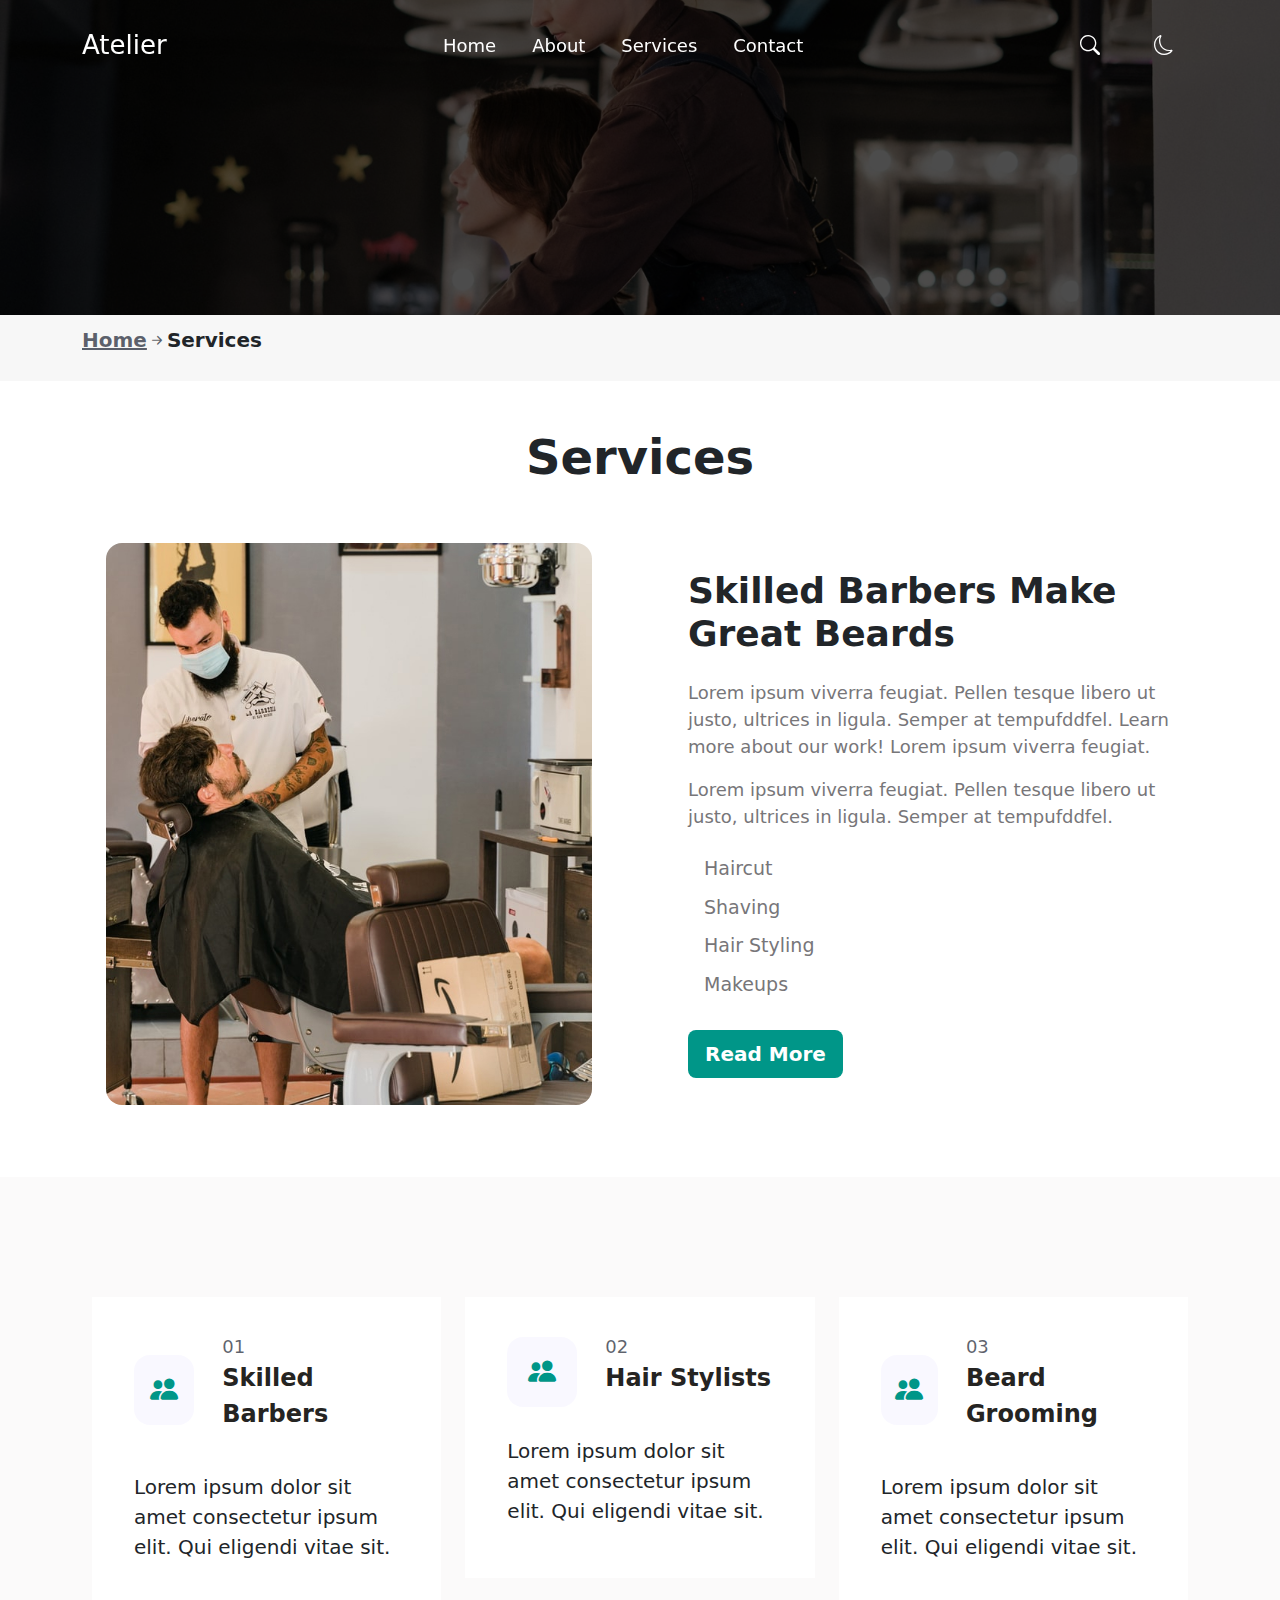
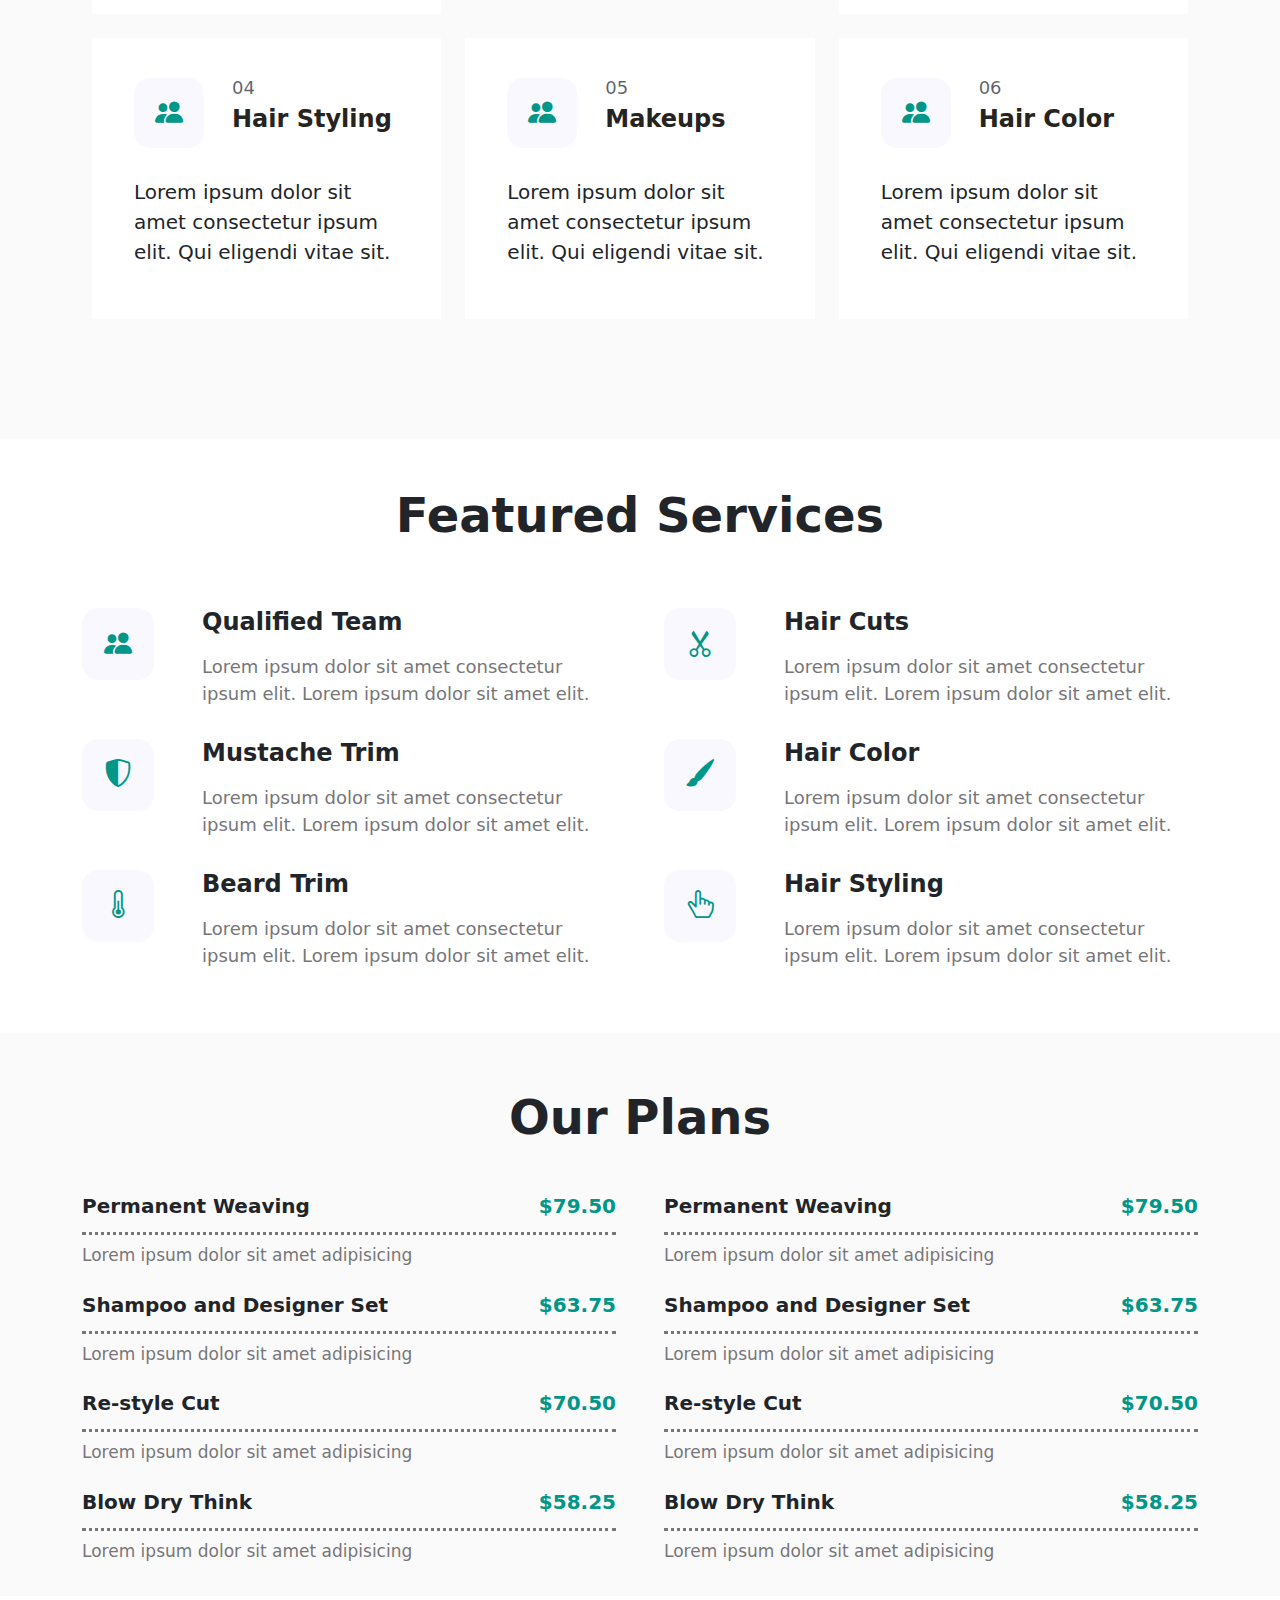
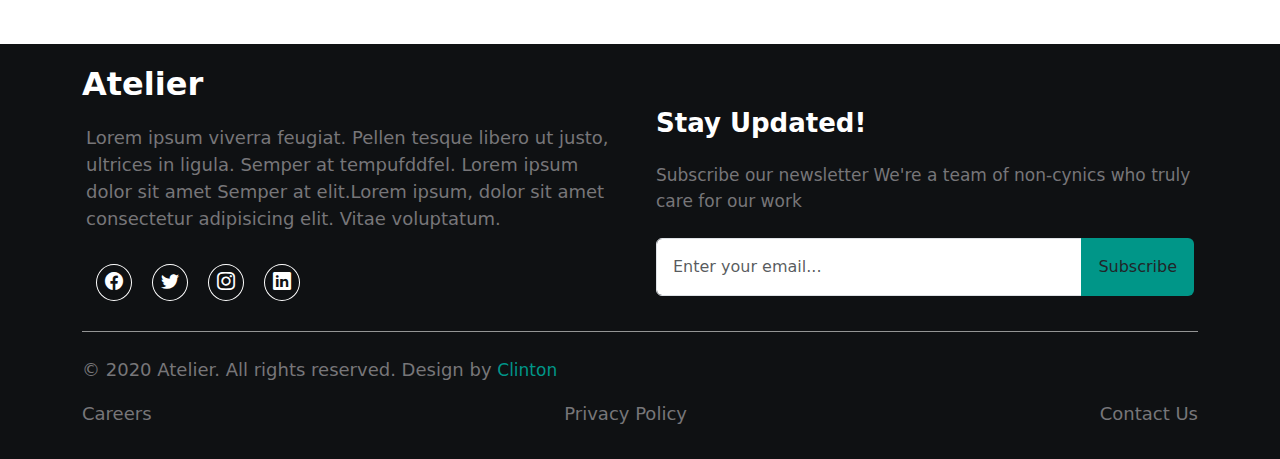
<file: services.html>
<!DOCTYPE html>
<html lang="en">
<head>
    <meta charset="UTF-8">
    <meta name="viewport" content="width=device-width, initial-scale=1.0">
    <title>Document</title>
    <link rel="stylesheet" href="style.css">
    <link href="https://cdn.jsdelivr.net/npm/bootstrap@5.3.3/dist/css/bootstrap.min.css" rel="stylesheet">
    <link rel="stylesheet" href="https://cdn.jsdelivr.net/npm/bootstrap-icons@1.11.3/font/bootstrap-icons.min.css">
</head>
<body onscroll="scrollNav()">
  <!-- -----HEADER / 1st Section----- -->
  <section id="header">
    <nav class="navbar navbar-expand-lg fixed-top">
      <div class="container">
        <a class="navbar-brand me-auto white" href="#">Atelier</a>
        
          <div class="nav-icons white me-4 d-lg-none">
            <i class="bi bi-search me-4"></i>
            <i class="bi bi-moon"></i>
          </div>
          <button class="navbar-toggler p-0 me-3" onclick="iconToggler()" type="button" data-bs-toggle="collapse" data-bs-target="#navbarNavAltMarkup" aria-controls="navbarNavAltMarkup" aria-expanded="false" aria-label="Toggle navigation">
            <span class="navbar-menu-icon"><i class="bi bi-list"></i></span>
          </button>
          <div class="collapse navbar-collapse justify-content-center" id="navbarNavAltMarkup">
            <div class="navbar-nav">
              <a class="nav-link text-sm-dark" aria-current="page" href="./index.html">Home</a>
              <a class="nav-link text-sm-dark" href="./about.html">About</a>
              <a class="nav-link text-sm-dark" href="./services.html">Services</a>
              <a class="nav-link text-sm-dark" href="./contact.html">Contact</a>
            </div>
          </div>

          <div id="nav-icon" class="nav-icons white me-4 d-none d-lg-block">
            <i class="bi bi-search me-5"></i>
            <i class="bi bi-moon"></i>
          </div>
      </div>
    </nav>

    <div class="header">
      <img src="./img/carousel img3.jpg" alt="">
      <div class="text">
        <p class="container"><a href="./index.html">Home</a><i class="bi bi-arrow-right-short"></i>Services</p>
      </div>
    </div>
  </section>

  <!-- -----SERVICES----- -->
  <div class="services p-4">
    <h2>Services</h2>
    <div class="container">
      <div class="row align-items-center g-5">
        <div class="col-12 col-lg-6 p-lg-5">
          <img src="./img/ab1.jpg" class="rounded-4" alt="">
        </div>
        <div class="col-12 col-lg-6 p-lg-5">
          <h3 class="my-4 my-lg-0">Skilled Barbers Make Great Beards</h3>
          <p class="mt-lg-4">Lorem ipsum viverra feugiat. Pellen tesque libero ut justo,
            ultrices in ligula. Semper at tempufddfel. Learn more about our work! Lorem ipsum viverra feugiat.</p>
          <p>Lorem ipsum viverra feugiat. Pellen tesque libero ut justo, ultrices in ligula. Semper at tempufddfel.</p>
          <ul class="mt-4 ps-3">
            <li>Haircut</li>
            <li>Shaving</li>
            <li>Hair Styling</li>
            <li>Makeups</li>
          </ul>
          <button class="btn btn-lg mt-3">Read More</button>
        </div>
      </div>
    </div>
  </div>
  <!-- -----END of SERVICES----- -->


<!-- -----SERVICES CATALOGUE----- -->
  <div class="services-catalogue">
    <div class="container">
      <div class="row g-4">
        <div class="col-12 col-md-6 col-lg-4">
          <div class="col-wrapper">
            <div class="info-title d-flex align-items-center">
              <div class="icon rounded-4 d-flex justify-content-center align-items-center">
                <i class="bi bi-people-fill"></i>
              </div>
              <div class="name">
                <span class="mb-5">01</span>
                <p>Skilled Barbers</p>
              </div>
            </div>
            <div class="info-body mt-4">
              <p>Lorem ipsum dolor sit amet consectetur ipsum elit. Qui eligendi vitae sit.</p>
            </div>
          </div>
        </div>
  
        <div class="col-12 col-md-6 col-lg-4">
          <div class="col-wrapper">
            <div class="info-title d-flex align-items-center">
              <div class="icon rounded-4 d-flex justify-content-center align-items-center">
                <i class="bi bi-people-fill"></i>
              </div>
              <div class="name">
                <span class="mb-5">02</span>
                <p>Hair Stylists</p>
              </div>
            </div>
            <div class="info-body mt-4">
              <p>Lorem ipsum dolor sit amet consectetur ipsum elit. Qui eligendi vitae sit.</p>
            </div>
          </div>
        </div>

        <div class="col-12 col-md-6 col-lg-4">
          <div class="col-wrapper">
            <div class="info-title d-flex align-items-center">
              <div class="icon rounded-4 d-flex justify-content-center align-items-center">
                <i class="bi bi-people-fill"></i>
              </div>
              <div class="name">
                <span class="mb-5">03</span>
                <p>Beard Grooming</p>
              </div>
            </div>
            <div class="info-body mt-4">
              <p>Lorem ipsum dolor sit amet consectetur ipsum elit. Qui eligendi vitae sit.</p>
            </div>
          </div>
        </div>

        <div class="col-12 col-md-6 col-lg-4">
          <div class="col-wrapper">
            <div class="info-title d-flex align-items-center">
              <div class="icon rounded-4 d-flex justify-content-center align-items-center">
                <i class="bi bi-people-fill"></i>
              </div>
              <div class="name">
                <span class="mb-5">04</span>
                <p>Hair Styling</p>
              </div>
            </div>
            <div class="info-body mt-4">
              <p>Lorem ipsum dolor sit amet consectetur ipsum elit. Qui eligendi vitae sit.</p>
            </div>
          </div>
        </div>

        <div class="col-12 col-md-6 col-lg-4">
          <div class="col-wrapper">
            <div class="info-title d-flex align-items-center">
              <div class="icon rounded-4 d-flex justify-content-center align-items-center">
                <i class="bi bi-people-fill"></i>
              </div>
              <div class="name">
                <span class="mb-5">05</span>
                <p>Makeups</p>
              </div>
            </div>
            <div class="info-body mt-4">
              <p>Lorem ipsum dolor sit amet consectetur ipsum elit. Qui eligendi vitae sit.</p>
            </div>
          </div>
        </div>

        <div class="col-12 col-md-6 col-lg-4">
          <div class="col-wrapper">
            <div class="info-title d-flex align-items-center">
              <div class="icon rounded-4 d-flex justify-content-center align-items-center">
                <i class="bi bi-people-fill"></i>
              </div>
              <div class="name">
                <span class="mb-5">06</span>
                <p>Hair Color</p>
              </div>
            </div>
            <div class="info-body mt-4">
              <p>Lorem ipsum dolor sit amet consectetur ipsum elit. Qui eligendi vitae sit.</p>
            </div>
          </div>
        </div>
      </div>
    </div>
  </div>
<!-- ----- END of SERVICES CATALOGUE----- -->
  

<!-- -----FEATURED SERVICES----- -->
 <div class="featured-services">
  <h2 class="my-5">Featured Services</h2>
  <div class="container">
    <div class="row g-lg-5">
      <div class="col-12 col-lg-6">
        <div class="features d-flex mt-3">
          <div class="features-icon d-flex justify-content-center align-items-center rounded-4">
            <i class="bi bi-people-fill"></i>
          </div>
          <div class="features-text ms-5">
            <h3>Qualified Team</h3>
            <p class="mt-3">Lorem ipsum dolor sit amet consectetur ipsum elit. Lorem ipsum dolor sit amet elit.</p>
          </div>
        </div>

        <div class="features d-flex mt-3">
          <div class="features-icon d-flex justify-content-center align-items-center rounded-4">
            <i class="bi bi-shield-shaded"></i>
          </div>
          <div class="features-text ms-5">
            <h3>Mustache Trim</h3>
            <p class="mt-3">Lorem ipsum dolor sit amet consectetur ipsum elit. Lorem ipsum dolor sit amet elit.</p>
          </div>
        </div>

        <div class="features d-flex mt-3">
          <div class="features-icon d-flex justify-content-center align-items-center rounded-4">
            <i class="bi bi-thermometer-half"></i>
          </div>
          <div class="features-text ms-5">
            <h3>Beard Trim</h3>
            <p class="mt-3">Lorem ipsum dolor sit amet consectetur ipsum elit. Lorem ipsum dolor sit amet elit.</p>
          </div>
        </div>
      </div>

      <div class="col-12 col-lg-6">
        <div class="features d-flex mt-3">
          <div class="features-icon d-flex justify-content-center align-items-center rounded-4">
            <i class="bi bi-scissors"></i>
          </div>
          <div class="features-text ms-5">
            <h3>Hair Cuts</h3>
            <p class="mt-3">Lorem ipsum dolor sit amet consectetur ipsum elit. Lorem ipsum dolor sit amet elit.</p>
          </div>
        </div>

        <div class="features d-flex mt-3">
          <div class="features-icon d-flex justify-content-center align-items-center rounded-4">
            <i class="bi bi-brush-fill"></i>
          </div>
          <div class="features-text ms-5">
            <h3>Hair Color</h3>
            <p class="mt-3">Lorem ipsum dolor sit amet consectetur ipsum elit. Lorem ipsum dolor sit amet elit.</p>
          </div>
        </div>

        <div class="features d-flex mt-3">
          <div class="features-icon d-flex justify-content-center align-items-center rounded-4">
            <i class="bi bi-hand-index-thumb"></i>
          </div>
          <div class="features-text ms-5">
            <h3>Hair Styling</h3>
            <p class="mt-3">Lorem ipsum dolor sit amet consectetur ipsum elit. Lorem ipsum dolor sit amet elit.</p>
          </div>
        </div>
      </div>

      

    </div>
  </div>
 </div>
<!-- -----END of FEATURED SERVICES----- -->

<!-- -----OUR PLANS----- -->
 <div class="our-plans py-2 mt-5">
  <h2 class="my-5">Our Plans</h2>
  <div class="container">
    <div class="row gx-5">
      <div class="col-12 col-md-6">
        <div class="plan">
          <h4>Permanent Weaving <span>$79.50</span></h4>
          <p>Lorem ipsum dolor sit amet adipisicing</p>
        </div>

        <div class="plan my-4">
          <h4>Shampoo and Designer Set <span>$63.75</span></h4>
          <p>Lorem ipsum dolor sit amet adipisicing</p>
        </div>

        <div class="plan my-4">
          <h4>Re-style Cut <span>$70.50</span></h4>
          <p>Lorem ipsum dolor sit amet adipisicing</p>
        </div>

        <div class="plan my-4">
          <h4>Blow Dry Think <span>$58.25</span></h4>
          <p>Lorem ipsum dolor sit amet adipisicing</p>
        </div>
      </div>

      <div class="col-12 col-md-6">
        <div class="plan">
          <h4>Permanent Weaving <span>$79.50</span></h4>
          <p>Lorem ipsum dolor sit amet adipisicing</p>
        </div>

        <div class="plan my-4">
          <h4>Shampoo and Designer Set <span>$63.75</span></h4>
          <p>Lorem ipsum dolor sit amet adipisicing</p>
        </div>

        <div class="plan my-4">
          <h4>Re-style Cut <span>$70.50</span></h4>
          <p>Lorem ipsum dolor sit amet adipisicing</p>
        </div>

        <div class="plan my-4">
          <h4>Blow Dry Think <span>$58.25</span></h4>
          <p>Lorem ipsum dolor sit amet adipisicing</p>
        </div>
      </div>
    </div>
  </div>
 </div>
<!-- -----END of OUR PLANS----- -->

  <!-- -----FOOTER----- -->
  <section id="footer" class="mt-5 py-3 px-5">
    <div class="container">
      <div class="row">
        <a class="navbar-brand" href="#">Atelier</a>
        <div class="col-12 col-md-6 px-3">
          <p class="my-3">Lorem ipsum viverra feugiat. Pellen tesque libero ut justo, ultrices in ligula. Semper at tempufddfel. Lorem ipsum dolor sit amet Semper at elit.Lorem ipsum, dolor sit amet consectetur adipisicing elit. Vitae voluptatum.</p>
          <ul class="socials d-flex p-0">
            <li><a href=""><i class="bi bi-facebook"></i></a></li>
            <li><a href=""><i class="bi bi-twitter"></i></a></li>
            <li><a href=""><i class="bi bi-instagram"></i></a></li>
            <li><a href=""><i class="bi bi-linkedin"></i></a></li>
          </ul>
        </div>

        <div class="col-12 col-md-6 px-3">
          <h2 class="">Stay Updated!</h2>
          <div class="span my-4">
            <span>Subscribe our newsletter</span>
            <span>We're a team of non-cynics who truly care for our work</span>
          </div>
          <div class="input-group mb-4">
            <input type="text" placeholder="Enter your email..." class="form-control">
            <button class="btn">Subscribe</button>
          </div>
        </div>
      </div>

      <div class="rights">
        <p class="mt-4">© 2020 Atelier. All rights reserved. Design by <span>Clinton</span></p>
        <ul class="links">
          <li><a href="">Careers</a></li>
          <li><a href="">Privacy Policy</a></li>
          <li><a href="">Contact Us</a></li>
        </ul>
      </div>
    </div>
  </section>

<script>
        function myFunction(){
            var element = document.body;
            element.dataset.bsTheme = 
              element.dataset.bsTheme == "light" ? "dark" : "light";
        }
</script>
    
<script src="https://cdn.jsdelivr.net/npm/bootstrap@5.3.3/dist/js/bootstrap.bundle.min.js"></script>
 
  <script src="app.js"></script>
  
</body>
</html>
</file>
<file: style.css>
*{
    /* padding: 0 !important; */
    /* margin: 0 !important; */
    box-sizing: border-box;
}

/* UTILITIES */
:root{
    --green: #009688;
}

img{
    max-width: 100%;
}

li{
    list-style: none;
}

a{
    text-decoration: none;
}

h2{
    font-size: 36px;
    font-weight: bold;
}

.white{
    color: white !important;
}

.black{
    color: black !important;
}
/* END of UTILITIES */

/* HEADER / 1st Section */
.navbar-collapse{
    background-color: #fff;
    text-align: center;
    border-radius: 10px;
    padding-block: 16px;
}

.navbar-toggler{
    background-color: #009688 !important;
}

.navbar-menu-icon{
    color: #fff !important; 
    font-size: 32px;
    font-weight: bold;
}

.nav-icons{
    font-size: 20px;
}

a.nav-link{
    color: black;
    font-size: 18px
}

a.nav-link:hover,
a.nav-link:active{
    /* color: var(--green) !important; */
}

a.navbar-brand{
    font-size: 26px;
}

#header .carousel{
    height: 70vh;
}

#header .carousel-item img{
    height: 70vh;
    object-fit: cover;
    filter: brightness(0.5);
}

#header .carousel-caption{
    width: 95%;
    top: 45%;
    left: 50%;
    position: absolute;
    transform: translate(-50%, -50%);
}

#header .carousel-caption h5{
    font-size: 34px;
}

#header .carousel-caption p{
    font-size: 16px;
    margin-block: 28px;
}

#header .carousel-caption button{
    padding: 12px 32px;
    font-size: 16px;
    border: 1px solid #fff;
    color: #fff;
    font-weight: bold;
    border-radius: 10px;
}

#header .carousel-caption button.btn-dif{
    color: var(--green) !important;
}

.carousel-indicators button{
    border-radius: 50% !important;
    width: 13px !important;
    height: 13px !important;
    margin-inline: 8px !important;
    background-color: #252422 !important;
}

.carousel-indicators button.active{
    background-color: var(--green) !important;
}

@media screen and (min-width: 768px) {
    #header .carousel-caption h5{
        font-size: 48px;
    }

    #header .carousel-caption p{
        font-size: 18px;
    }

    #header .carousel-caption button{
        padding: 12px 45px;
        font-size: 18px;
    }

    #header .carousel-caption{
        width: 80%;
    }
}

@media screen and (min-width: 992px) {
    .navbar-collapse{
        background-color: transparent;
    }

    a.nav-link{
        color: #fff;
        font-size: 18px;
        margin-inline: 10px;
    }

    a.nav-link:hover,
    a.nav-link:active{
        color: var(--green) !important;
    }

    #header .carousel{
        height: 97vh;
    }
    
    #header .carousel-item img{
        height: 97vh;
    }

    #header .carousel-caption{
        width: 70%;
        top: 55%;
    }

    #header .carousel-caption p{
        font-size: 18px;
        margin: 48px 0;
    }
}

@media screen and (min-width: 1200px) {
    #header .carousel-caption h5{
        font-size: 76px;
    }

    #header .carousel-caption{
        width: 50%;
        top: 48%;
        left: 48%;
        position: absolute;
        transform: translate(-50%, -50%);
    }
}

/* ABOUT US / 2nd Section */
#about-us h3{
    font-size: 28px;
}

#about-us p{
    font-size: 16px;
    color: rgba(22, 28, 45, 0.7);
}

#about-us ul{
    font-size: 19px;
    color: rgba(22, 28, 45, 0.7);
}

#about-us ul li{
    margin-block: 8px;
}

#about-us button{
    background-color: #009688;
    color: #fff;
    font-weight: bold;
    padding-inline: 32px;
    padding-block: 12px;
    margin-block: 16px;
}

@media screen and (min-width: 768px) {
    #about-us h3{
        font-size: 40px;
    }

    #about-us p{
        font-size: 19px;
    }

    #about-us ul{
        font-size: 20px;
    }
}

/*END of  ABOUT US / 2nd Section */

/* SERVICES / 3rd Section */
#services{
    background-color: #eee9e939;
}

#services .info-title .icon{
    color: #009688;
    font-size: 28px;
    width: 70px;
    height: 70px;
    background-color: rgba(130, 115, 252, .05);
    margin-inline-end: 28px;
}

#services .col-12{
    padding: 36px 42px;
    background-color: #fff;
}

#services .info-title .name span{
    font-size: 16px;
    color: rgba(22, 28, 45, 0.7);
}

#services .info-title .name p{
    font-size: 20px;
    font-weight: bold;
    color: #252422;
}

@media screen and (min-width: 992px) {
    #services{
        padding: 120px 80px!important;
    }

    #services .info-title .name span{
        font-size: 18px;
    }

    #services .info-title .name p{
        font-size: 24px;
    }
    
    #services .info-body p{
        font-size: 20px;
    }
}

/*END of SERVICES / 3rd Section */

/* WHY CHOOSE US / 4th Section */
#why-us h2{
    font-size: 36px !important;
}

.features-icon{
    color: #009688;
    font-size: 28px;
    width: 70px;
    height: 70px;
    padding: 36px;
    background-color: rgba(130, 115, 252, .05);
}

.features-text h3{
    font-size: 20px;
    font-weight: bold;
}

.features-text p{
    font-size: 17px;
    color: #777679;
}

@media screen and (min-width: 768px) {
    .features-text h3{
        font-size: 24px;
    }

    .features-text p{
        font-size: 18px;
    }
}
/* END of WHY CHOOSE US / 4th Section */

/* RESULTS / 5th Section */
#results{
    background: url(./img/carousel\ img1.jpg), linear-gradient(rgba(0,0,0,0.7), rgba(0,0,0,0.7));
    background-blend-mode: overlay;
    background-position: center;
}

#results h3{
    color: #fff;
    font-size: 35px;
    font-weight: bold;
}

#results span.green{
    color: #009688;
    font-size: 18px;
    font-weight: bold;
}

#results p{
    font-size: 18px;
    color: #fff;
}

@media screen and (min-width: 576px) {
    #results h3{
        font-size: 40px;
    }
}

@media screen and (min-width: 992px) {
    #results{
        padding-block: 90px;
    }
}
/*END of RESULTS / 5th Section */


/* BLOG POSTS / 6th Section */
#blog-posts .card{
    border: 0;
}

#blog-posts .card-subtitle{
    font-size: 15px !important;
}

#blog-posts .card-subtitle span{
    color: var(--green);
    font-size: 17px;
}

#blog-posts .card a{
    background-color: var(--green);
    color: #fff;
    font-weight: bold;
}

@media screen and (min-width: 992px) {
    #blog-posts .card-title{
        font-size: 24px;
    }
}
/*END of BLOG POSTS / 6th Section */


/* WHAT CLIENT SAYS / 7th Section */
#clients .carousel-indicators button{
    margin-bottom: -70px;
}

#clients .caption{
   border: 1px solid rgba(205, 205, 205, 0.7);
   border-radius: 8px;
}

#clients .caption h5{
    font-size: 22px;
    font-weight: bold;
}

#clients .caption h5 span{
    color: var(--green);
}

#clients .caption p{
    font-size: 17px;
    color: rgba(22, 28, 45, 0.7);
}

#clients .profile{
    display: flex;
}

#clients .profile-pic img{
    border-radius: 50%;
    width: 70px;
    height: 70px;
}

#clients .name{
    font-size: 20px;
    font-weight: bold;
}

#clients .city{
    font-size: 18px;
    color: rgba(22, 28, 45, 0.7);

}

@media screen and (min-width: 768px) {
    #clients .carousel{
        /* height: 50vh; */
    }
}
/*END of WHAT CLIENT SAYS / 7th Section */

/* FOOTER / 8th Section */
#footer{
    background-color: #0f1113;
}

#footer .navbar-brand{
    color: #fff;
    font-size: 32px;
    font-weight: bold;
}

#footer p,
#footer span{
    color: #777679;
    font-size: 17px;
}

#footer h2{
    color: #fff;
    font-size: 26px;
    font-weight: bold;   
}

#footer .socials li{
    margin: 20px 10px;
}

#footer .socials li:hover a{
    background-color: #009688;
}

#footer .socials li a{
    color: #fff;
    width: 70px;
    height: 70px;
    border: 1px solid #fff;
    border-radius: 50%;
    padding: 8px;
    text-align: center;
}

#footer .socials li a i{
    font-size: 16px;
    font-weight: bold;
}

#footer button{
    background-color: var(--green);
}

#footer input,
#footer button{
    padding: 16px;
}

#footer .rights{
    border-top: 1px solid rgba(205, 205, 205, 0.7);
}

#footer .rights span{
    color: #009688;
}

#footer .rights .links{
    display: flex;
    justify-content: space-between;
    padding: 0;
    /* text-align: left; */
}

#footer .rights .links li a{
    text-decoration: none;
    color: #777679;
    font-size: 17px;
}

@media screen and (min-width: 768px) {
    #footer p,
    #footer .socials li a i,
    #footer .rights .links li a{
        font-size: 18px;
    }
}

/* ABOUT US PAGE / 2ND PAGE!!! */
/* ABOUT US PAGE / 2ND PAGE: HEADER Section */
#header .header{
    height: 35vh;
    width: 100%;
}

#header .header > img{
    max-height: 20vh;
    width: 100vw;
    object-fit: cover;
    filter: brightness(0.3);
}

#header .header .text{
    background-color: #f7f7f7;
    padding: 10px 10px;
    font-weight: bold;
    font-size: 20px;
}

#header .header .text a{
    color: rgba(22, 28, 45, 0.7);
}

#header .header .text i{
    color: rgba(22, 28, 45, 0.7);
    font-weight: bolder;
    font-size: 20px;
}

@media screen and (min-width: 992px) {
    #header .header{
        height: 45vh;
    }

    #header .header > img{
        max-height: 35vh;
    }
}
/* ABOUT US PAGE / 2ND PAGE: END of HEADER Section */


/* ABOUT US PAGE / 2ND PAGE: STORY Section */
#story .container{
   padding: 15px;
}

#story button{
    background-color: var(--green);
    color: #fff;
    font-weight: bold;
} 

#story h2{
    font-size: 30px;
    font-weight: bolder;
}

#story p{
    font-size: 17px;
    color: #777679;
    margin-block: 20px;
}

@media screen and (min-width: 992px) {
    #story .container{
        max-width: 50%;
    }

    #story h2{
        font-size: 48px;
    }
}
/* ABOUT US PAGE / 2ND PAGE: END of STORY Section */


/* ABOUT US PAGE / 2ND PAGE: SKILLED BARBERS DIV */
.skilled-barbers{
    background-color: #eee9e939;
}

.skilled-barbers h3{
    font-size: 28px;
    font-weight: bold;
}

.skilled-barbers p{
    font-size: 17px;
    color: #777679;
    margin-block: 20px;
}

.skilled-barbers ul li{
    font-size: 19px;
    font-weight: bold;
    margin-block: 12px 0;
}

.skilled-barbers ul li i{
    color: #009688;
    margin-inline: 0 8px;
}

.skilled-barbers img{
    border-radius: 8px;
}

@media screen and (min-width: 768px) {
    .skilled-barbers h3{
        font-size: 30px;
    }

    .skilled-barbers p{
        font-size: 19px;
    }
}
/* ABOUT US PAGE / 2ND PAGE: END of SKILLED BARBERS DIV */


/* ABOUT US PAGE / 3RD PAGE: LOOKING GOOD DIV */
.look-good{
    background: url(./img/carousel\ img1.jpg), linear-gradient(rgba(0,0,0,0.7), rgba(0,0,0,0.7));
    background-blend-mode: overlay;
    background-position: center;
    color: #fff;
}

.look-good h2{
    font-size: 30px;
    font-weight: bold;
}

.look-good button{
    background-color: var(--green);
    color: #fff;
    font-weight: bold;
}

.look-good p{
    font-size: 17px;
}

@media screen and (min-width: 768px) {
    .look-good h2{
        font-size: 48px;
    }

    .look-good p{
        font-size: 19px;
    }
}
/* ABOUT US PAGE / 3RD PAGE:END of  LOOKING GOOD DIV */


/* ABOUT US PAGE / 4TH PAGE: EXPERT TEAM DIV */
.expert h2{
    font-size: 30px;
    font-weight: bold;
}

.expert p{
    font-size: 22px;
    font-weight: bold;
}

.expert .profile span{
    font-size: 17px;
    color: #777679;
}

.expert .socials a i{
    color: var(--green);
    border-radius: 50%;
    background-color: #eee9e939;
    margin-inline: 8px;
    width: 30px;
    height: 30px;
    padding: 4px;
}

.zoom-container {
    overflow: hidden;
    display: inline-block;
    border-radius: 10px;
}

.zoom-container img{
    transition: transform 0.3s ease;
}

.expert .col-md-6:hover img{
    transform: scale(1.2);
    cursor: pointer;
}

.expert .col-md-6:hover p{
    color: #009688;
}

@media screen and (min-width: 768px) {
    .expert h2{
        font-size: 48px;
    }
}
/* ABOUT US PAGE / 4TH PAGE: END of EXPERT TEAM DIV */



/* SERVICES PAGE / 1ST PAGE: SERVICES */
.services h2{
    text-align: center;
    font-size: 30px;
    font-weight: bold;
}

.services h3{
    font-size: 28px;
    font-weight: bold;  
}

.services p{
    font-size: 17px;
    color: #777679;
}

.services ul li{
    font-size: 19px;
    color: #777679;
    margin-block: 10px;
}

.services button{
    background-color: var(--green);
    color: #fff;
    font-weight: bold;
}

@media screen and (min-width: 992px){
    .services h2{
        font-size: 48px;
    }
    
    .services h3{
        font-size: 36px;
    }

    .services p{
        font-size: 18px;
    }
}
/* SERVICES PAGE / 1ST PAGE: END of SERVICES */


/* SERVICES PAGE / 2ND PAGE: SERVICES-CATALOGUE */
.services-catalogue{
    background-color: #eee9e939;
}

.services-catalogue .info-title .icon{
    color: #009688;
    font-size: 28px;
    width: 70px;
    height: 70px;
    background-color: rgba(130, 115, 252, .05);
    margin-inline-end: 28px;
}

.services-catalogue .col-wrapper{
    padding: 36px 42px;
    background-color: #fff;
}

.services-catalogue .info-title .name span{
    font-size: 16px;
    color: rgba(22, 28, 45, 0.7);
}

.services-catalogue .info-title .name p{
    font-size: 20px;
    font-weight: bold;
    color: #252422;
}

@media screen and (min-width: 992px) {
    .services-catalogue{
        padding: 120px 80px!important;
    }

    .services-catalogue .info-title .name span{
        font-size: 18px;
    }

    .services-catalogue .info-title .name p{
        font-size: 24px;
    }
    
    .services-catalogue .info-body p{
        font-size: 20px;
    }
}
/* SERVICES PAGE / 2ND PAGE: END of SERVICES-CATALOGUE */


/* SERVICES PAGE / 3RD PAGE: FEATURED SERVICES */
.featured-services h2{
    text-align: center;
    font-weight: bold;
    font-size: 30px;
}

@media screen and (min-width: 768px) {
    .featured-services h2{
        font-size: 36px;
    }
}

@media screen and (min-width: 992px) {
    .featured-services h2{
        font-size: 48px;
    }
}
/* SERVICES PAGE / 3RD PAGE: END of FEATURED SERVICES */


/* SERVICES PAGE / 4TH PAGE: OUR PLANS */
.our-plans{
    background-color: #eee9e939;
}

.our-plans h2{
    font-size: 30px;
    font-weight: bold;
    text-align: center;
}

.our-plans .plan h4{
    font-weight: bold;
    font-size: 20px;
    border-bottom: 3px dotted #777679;
    padding-bottom: 14px;
    display: flex;
    justify-content: space-between;
}

.our-plans .plan span{
    font-weight: bold;
    font-size: 20px;
    color: #009688;
}

.our-plans .plan p{
    font-size: 17px;
    color: #777679;
}

@media screen and (min-width: 768px) {
    .our-plans h2{
        font-size: 36px;
    }
}

@media screen and (min-width: 992px) {
    .our-plans h2{
        font-size: 48px;
    }
}


/* CONTACT US PAGE / 1ST PAGE: CONTACT US */
.contact-us h2{
    text-align: center;
    font-weight: bold;
    font-size: 30px;
}

.contact-us input,
.contact-us textarea{
    border: 1px solid #eee;
}

.contact-us input:hover,
.contact-us textarea:hover{
    outline: 1px solid var(--green);
}

.contact-us button{
    background-color: var(--green);
    color: #fff;
    font-weight: bold;
}

.contact-us button:hover{
    background-color: var(--green);
    color: #fff;
    font-weight: bold;
}

@media screen and (min-width: 768px) {
    .contact-us h2{
        font-size: 36px;
    }
}

@media screen and (min-width: 992px) {
    .contact-us h2{
        font-size: 48px;
    }
}
/* CONTACT US PAGE / END of 1ST PAGE: CONTACT US */

/* CONTACT US PAGE / 2ND PAGE: ADDRESS INFO*/
.address-info h2{
    text-align: center;
    font-weight: bold;
    font-size: 30px;
}

.address-info i{
    color: #009688;
}

.address-info a,
.address-info p{
    color: rgba(22, 28, 45, 0.7);
    text-decoration: none;
    font-size: 18px;
}

@media screen and (min-width: 768px) {
    .address-info h2{
        font-size: 36px;
    }
}

@media screen and (min-width: 992px) {
    .address-info h2{
        font-size: 48px;
    }
}

.map{
    overflow: hidden;
    position: relative;
    padding-bottom: 40%;
    height: 0;
}

.map iframe{
    left: 0;
    top: 0;
    height: 100%;
    width: 100%;
    position: absolute;
    border-radius: 12px;
}
</file>
